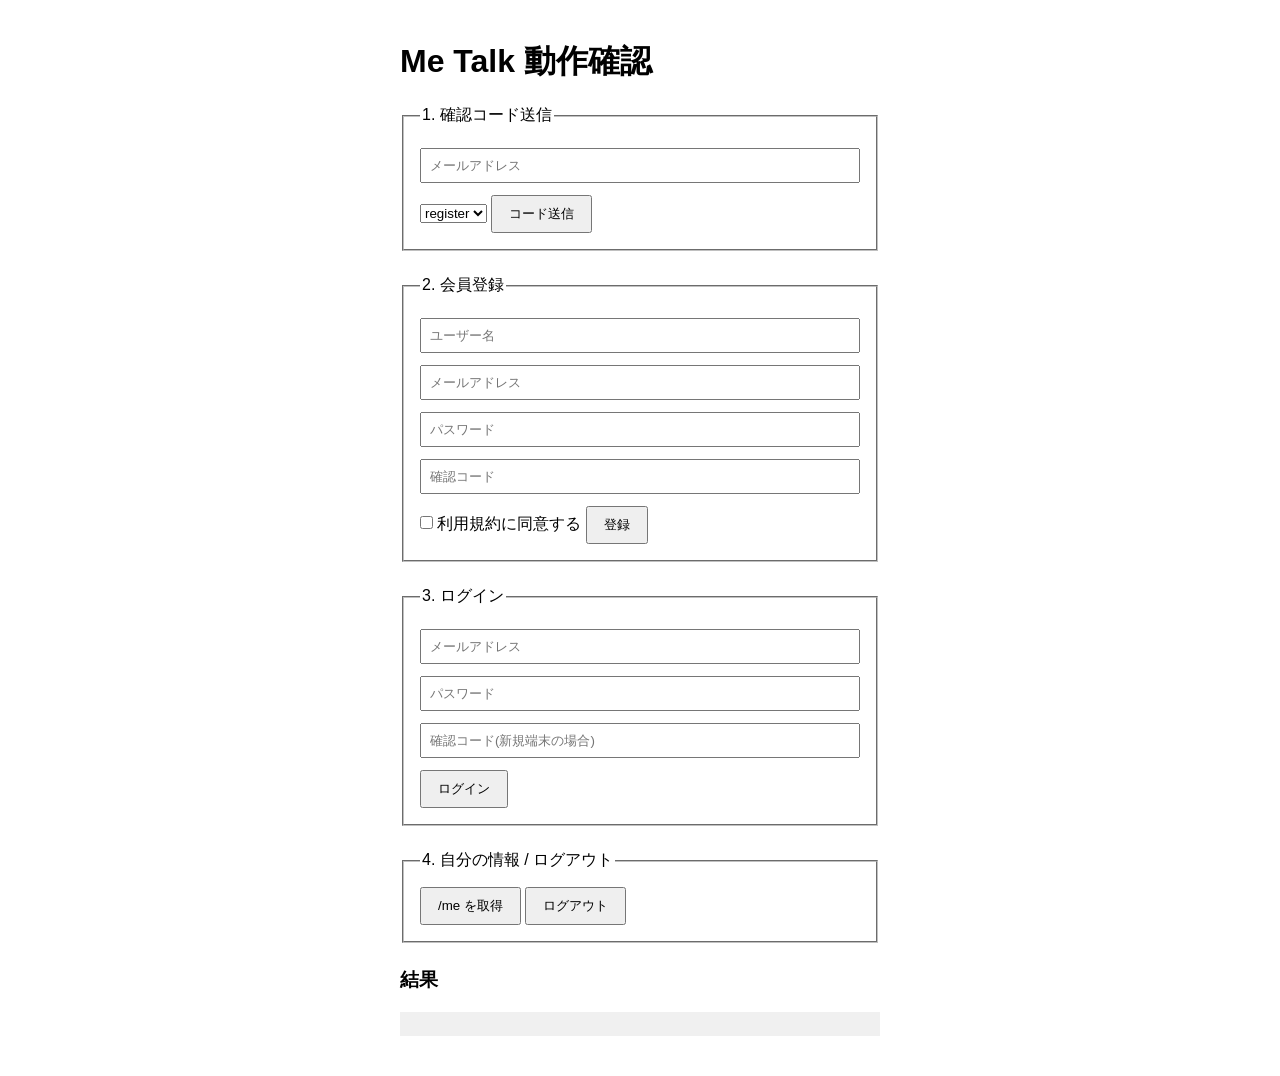
<file: static/index.html>
<!DOCTYPE html>
<html lang="ja">
<head>
<meta charset="UTF-8">
<title>Me Talk 動作確認</title>
<style>
body { font-family: sans-serif; max-width: 480px; margin: 40px auto; padding: 0 16px; }
fieldset { margin-bottom: 24px; padding: 16px; }
input { display: block; width: 100%; margin: 6px 0 12px; padding: 8px; box-sizing: border-box; }
button { padding: 8px 16px; cursor: pointer; }
pre { background: #f0f0f0; padding: 12px; white-space: pre-wrap; word-break: break-all; }
</style>
</head>
<body>
<h1>Me Talk 動作確認</h1>

<fieldset>
<legend>1. 確認コード送信</legend>
<input id="code-email" placeholder="メールアドレス">
<select id="code-purpose">
<option value="register">register</option>
</select>
<button onclick="requestCode()">コード送信</button>
</fieldset>

<fieldset>
<legend>2. 会員登録</legend>
<input id="reg-username" placeholder="ユーザー名">
<input id="reg-email" placeholder="メールアドレス">
<input id="reg-password" type="password" placeholder="パスワード">
<input id="reg-code" placeholder="確認コード">
<label><input id="reg-terms" type="checkbox" style="display:inline;width:auto"> 利用規約に同意する</label>
<button onclick="register()">登録</button>
</fieldset>

<fieldset>
<legend>3. ログイン</legend>
<input id="login-email" placeholder="メールアドレス">
<input id="login-password" type="password" placeholder="パスワード">
<input id="login-code" placeholder="確認コード(新規端末の場合)">
<button onclick="login()">ログイン</button>
</fieldset>

<fieldset>
<legend>4. 自分の情報 / ログアウト</legend>
<button onclick="me()">/me を取得</button>
<button onclick="logout()">ログアウト</button>
</fieldset>

<h3>結果</h3>
<pre id="result"></pre>

<script>
const out = document.getElementById("result");

async function call(path, options) {
    const res = await fetch(path, Object.assign({ credentials: "include" }, options));
    let body;
    try { body = await res.json(); } catch (e) { body = await res.text(); }
    out.textContent = `${res.status}\n${JSON.stringify(body, null, 2)}`;
    return body;
}

function requestCode() {
    call("/api/auth/email-code", {
        method: "POST",
        headers: { "Content-Type": "application/json" },
        body: JSON.stringify({
            email: document.getElementById("code-email").value,
            purpose: document.getElementById("code-purpose").value,
        }),
    });
}

function register() {
    call("/api/auth/register", {
        method: "POST",
        headers: { "Content-Type": "application/json" },
        body: JSON.stringify({
            username: document.getElementById("reg-username").value,
            email: document.getElementById("reg-email").value,
            password: document.getElementById("reg-password").value,
            email_code: document.getElementById("reg-code").value,
            accepted_terms: document.getElementById("reg-terms").checked,
        }),
    });
}

function login() {
    call("/api/auth/login", {
        method: "POST",
        headers: { "Content-Type": "application/json" },
        body: JSON.stringify({
            email: document.getElementById("login-email").value,
            password: document.getElementById("login-password").value,
            email_code: document.getElementById("login-code").value || null,
        }),
    });
}

function me() {
    call("/api/auth/me", { method: "GET" });
}

function logout() {
    call("/api/auth/logout", { method: "POST" });
}
</script>
</body>
</html>
</file>
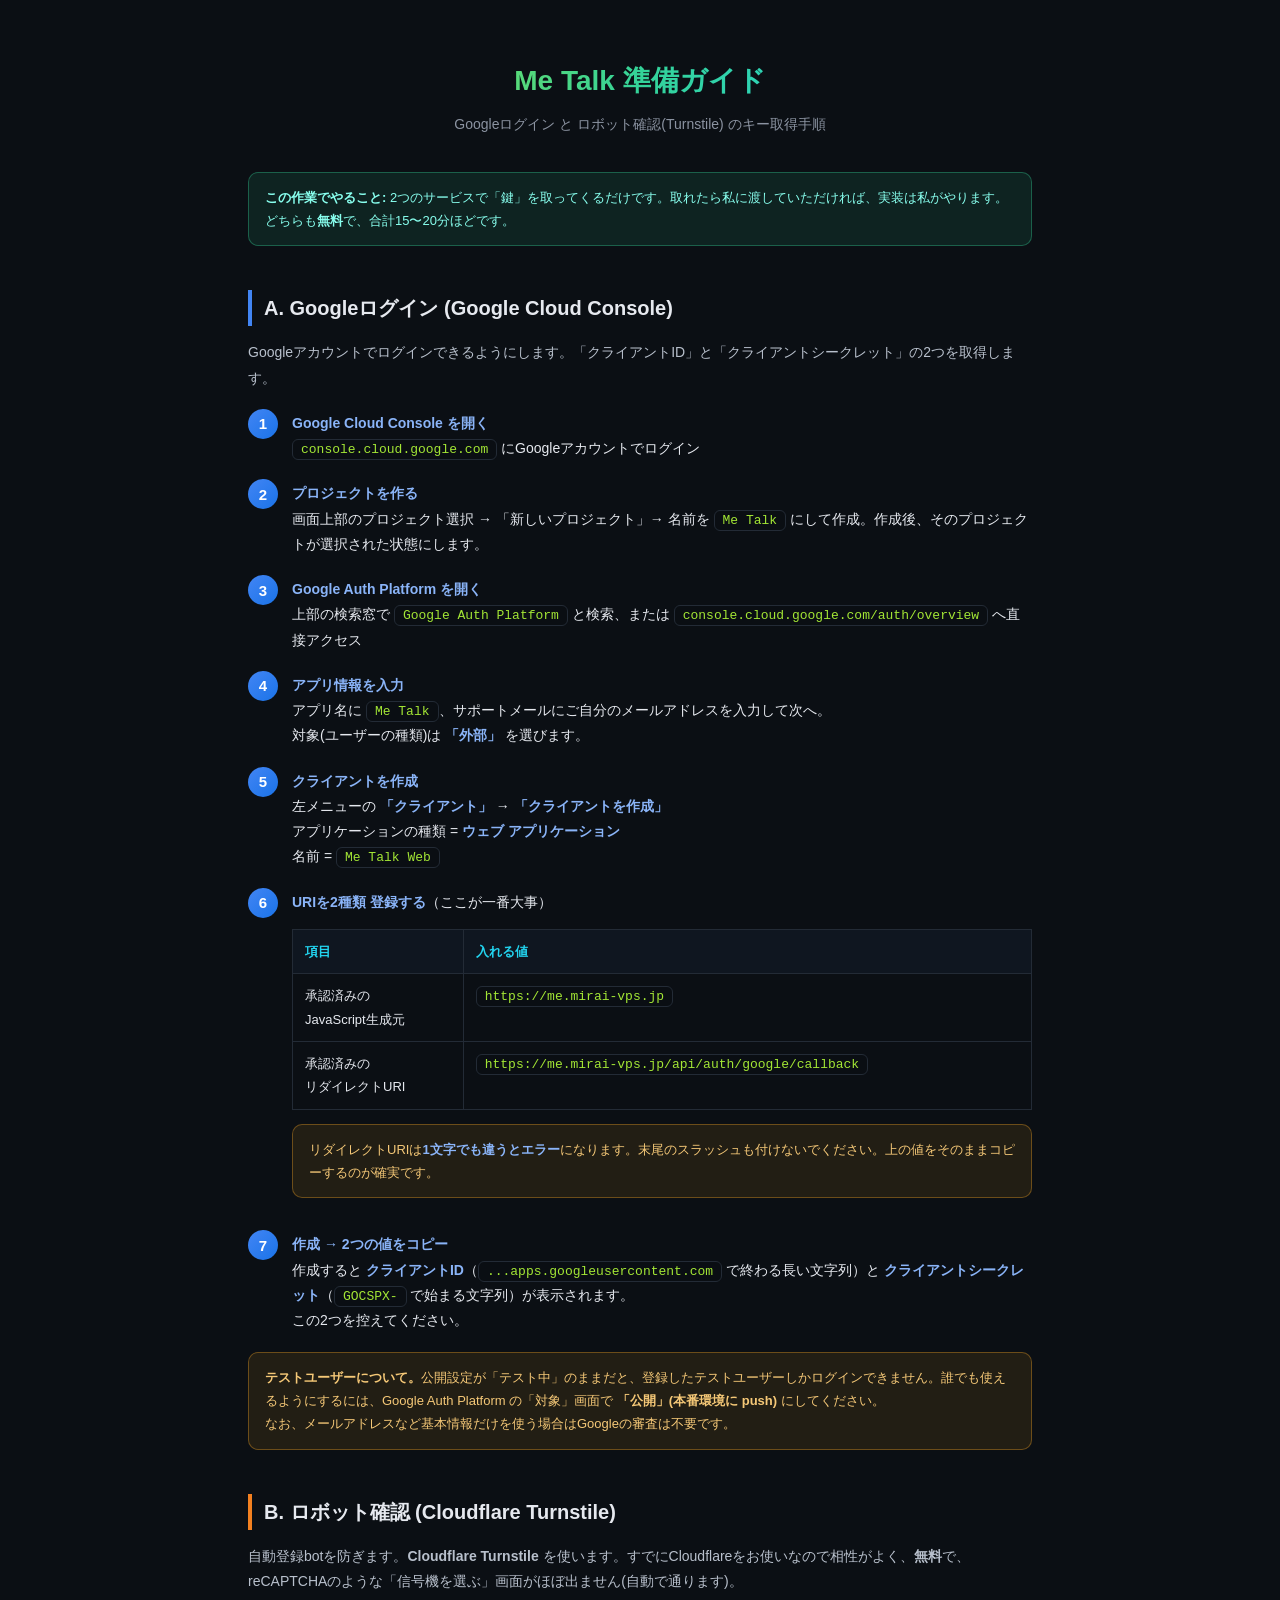
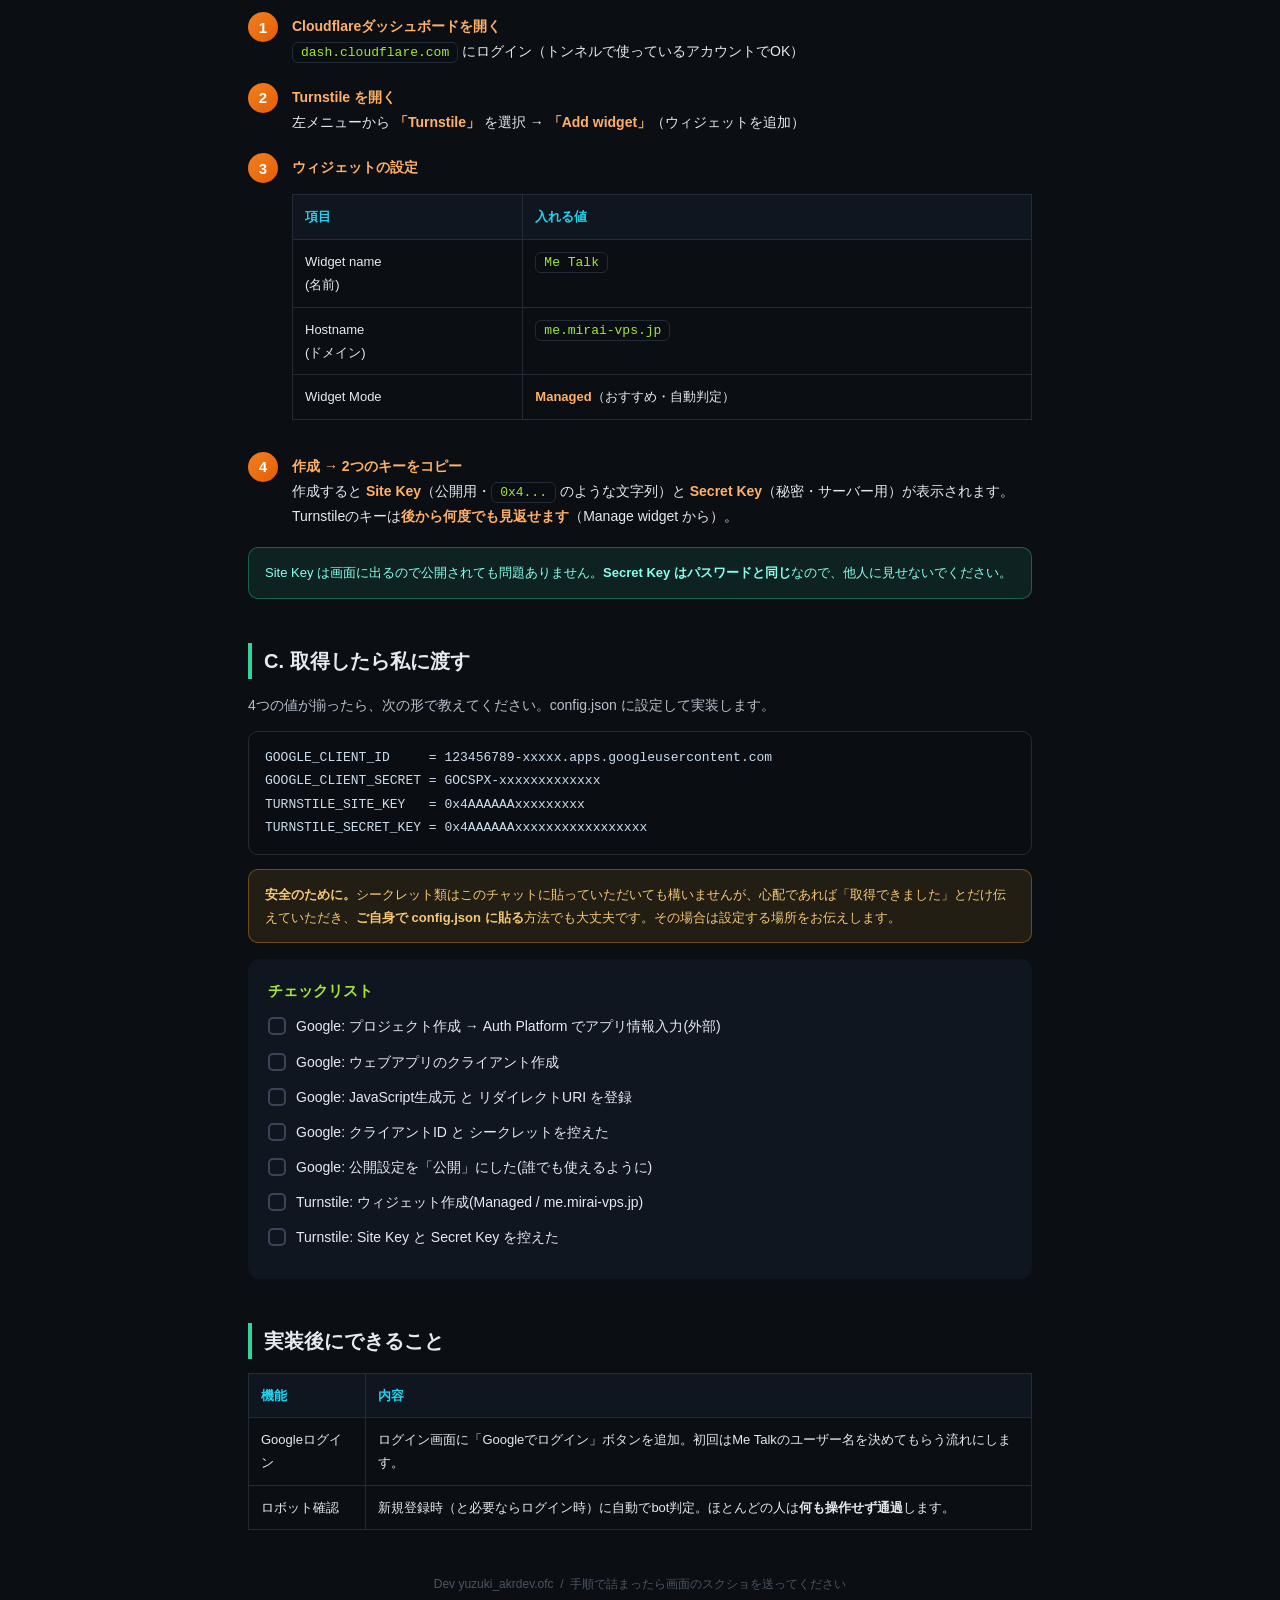
<file: setup-google-turnstile.html>
<!DOCTYPE html>
<html lang="ja">
<head>
<meta charset="UTF-8">
<meta name="viewport" content="width=device-width, initial-scale=1">
<title>Me Talk - Googleログイン と ロボット確認 の準備ガイド</title>
<style>
:root { --grn:#34d399; --cyan:#22d3ee; --lime:#a3e635; --blue:#4285f4; --org:#f38020; }
* { box-sizing:border-box; }
body { margin:0; background:#0b0f14; color:#e6e9ef; font-family:-apple-system,"Hiragino Kaku Gothic ProN",Meiryo,sans-serif; line-height:1.8; }
.wrap { max-width:820px; margin:0 auto; padding:24px 18px 80px; }
header { text-align:center; padding:32px 0 20px; }
.logo-txt { font-size:28px; font-weight:800; background:linear-gradient(100deg,var(--lime),var(--grn),var(--cyan)); -webkit-background-clip:text; background-clip:text; -webkit-text-fill-color:transparent; }
.sub { color:#8b93a1; font-size:14px; margin-top:6px; }
h2 { font-size:20px; margin:44px 0 8px; padding-left:12px; border-left:4px solid var(--grn); }
h2.g { border-left-color:var(--blue); }
h2.t { border-left-color:var(--org); }
h3 { font-size:15px; margin:24px 0 8px; color:var(--cyan); }
.lead { color:#b8c0cc; font-size:14px; margin-bottom:8px; }
.card { background:#141b24; border:1px solid #232b36; border-radius:14px; padding:18px 20px; margin:16px 0; }
.step { display:flex; gap:14px; margin:18px 0; align-items:flex-start; }
.num { flex-shrink:0; width:30px; height:30px; border-radius:50%; background:linear-gradient(135deg,var(--grn),var(--cyan)); color:#04140d; font-weight:800; display:flex; align-items:center; justify-content:center; font-size:15px; }
.num.g { background:linear-gradient(135deg,#4285f4,#1a73e8); color:#fff; }
.num.t { background:linear-gradient(135deg,#f38020,#e35d05); color:#fff; }
.step-body { flex:1; padding-top:2px; font-size:14px; }
.step-body b { color:var(--grn); }
h2.g ~ .step .step-body b, .g-sec .step-body b { color:#8ab4f8; }
.t-sec .step-body b { color:#ffb066; }
.mono { background:#0a0e13; border:1px solid #232b36; border-radius:6px; padding:2px 8px; color:var(--lime); font-family:monospace; font-size:13px; word-break:break-all; }
pre { background:#0a0e13; border:1px solid #232b36; border-radius:10px; padding:14px 16px; overflow-x:auto; font-size:13px; color:#cde; font-family:monospace; }
.warn { background:rgba(245,166,35,0.1); border:1px solid rgba(245,166,35,0.35); border-radius:10px; padding:13px 16px; font-size:13px; color:#f5c877; margin:14px 0; }
.ok { background:rgba(52,211,153,0.1); border:1px solid rgba(52,211,153,0.35); border-radius:10px; padding:13px 16px; font-size:13px; color:#8fe; margin:14px 0; }
table { width:100%; border-collapse:collapse; margin:14px 0; font-size:13px; }
th,td { border:1px solid #232b36; padding:10px 12px; text-align:left; vertical-align:top; }
th { background:#0f1620; color:var(--cyan); white-space:nowrap; }
a { color:var(--grn); }
.done { background:#0f1620; border-radius:12px; padding:18px 20px; margin-top:16px; }
.done h3 { margin-top:0; color:var(--lime); }
.chk { display:flex; align-items:flex-start; gap:10px; margin:10px 0; font-size:14px; }
.chk .box { width:18px; height:18px; border:2px solid #3a4657; border-radius:5px; flex-shrink:0; margin-top:3px; }
</style>
</head>
<body>
<div class="wrap">

<header>
<div class="logo-txt">Me Talk 準備ガイド</div>
<div class="sub">Googleログイン と ロボット確認(Turnstile) のキー取得手順</div>
</header>

<div class="ok">
<b>この作業でやること:</b> 2つのサービスで「鍵」を取ってくるだけです。取れたら私に渡していただければ、実装は私がやります。どちらも<b>無料</b>で、合計15〜20分ほどです。
</div>

<h2 class="g">A. Googleログイン (Google Cloud Console)</h2>
<div class="g-sec">

<p class="lead">Googleアカウントでログインできるようにします。「クライアントID」と「クライアントシークレット」の2つを取得します。</p>

<div class="step"><div class="num g">1</div><div class="step-body">
<b>Google Cloud Console を開く</b><br>
<span class="mono">console.cloud.google.com</span> にGoogleアカウントでログイン
</div></div>

<div class="step"><div class="num g">2</div><div class="step-body">
<b>プロジェクトを作る</b><br>
画面上部のプロジェクト選択 → 「新しいプロジェクト」→ 名前を <span class="mono">Me Talk</span> にして作成。作成後、そのプロジェクトが選択された状態にします。
</div></div>

<div class="step"><div class="num g">3</div><div class="step-body">
<b>Google Auth Platform を開く</b><br>
上部の検索窓で <span class="mono">Google Auth Platform</span> と検索、または <span class="mono">console.cloud.google.com/auth/overview</span> へ直接アクセス
</div></div>

<div class="step"><div class="num g">4</div><div class="step-body">
<b>アプリ情報を入力</b><br>
アプリ名に <span class="mono">Me Talk</span>、サポートメールにご自分のメールアドレスを入力して次へ。<br>
対象(ユーザーの種類)は <b>「外部」</b> を選びます。
</div></div>

<div class="step"><div class="num g">5</div><div class="step-body">
<b>クライアントを作成</b><br>
左メニューの <b>「クライアント」</b> → <b>「クライアントを作成」</b><br>
アプリケーションの種類 = <b>ウェブ アプリケーション</b><br>
名前 = <span class="mono">Me Talk Web</span>
</div></div>

<div class="step"><div class="num g">6</div><div class="step-body">
<b>URIを2種類 登録する</b>（ここが一番大事）
<table>
<tr><th>項目</th><th>入れる値</th></tr>
<tr><td>承認済みの<br>JavaScript生成元</td><td><span class="mono">https://me.mirai-vps.jp</span></td></tr>
<tr><td>承認済みの<br>リダイレクトURI</td><td><span class="mono">https://me.mirai-vps.jp/api/auth/google/callback</span></td></tr>
</table>
<div class="warn">リダイレクトURIは<b>1文字でも違うとエラー</b>になります。末尾のスラッシュも付けないでください。上の値をそのままコピーするのが確実です。</div>
</div></div>

<div class="step"><div class="num g">7</div><div class="step-body">
<b>作成 → 2つの値をコピー</b><br>
作成すると <b>クライアントID</b>（<span class="mono">...apps.googleusercontent.com</span> で終わる長い文字列）と <b>クライアントシークレット</b>（<span class="mono">GOCSPX-</span> で始まる文字列）が表示されます。<br>
この2つを控えてください。
</div></div>

<div class="warn">
<b>テストユーザーについて。</b>公開設定が「テスト中」のままだと、登録したテストユーザーしかログインできません。誰でも使えるようにするには、Google Auth Platform の「対象」画面で <b>「公開」(本番環境に push)</b> にしてください。<br>
なお、メールアドレスなど基本情報だけを使う場合はGoogleの審査は不要です。
</div>

</div>

<h2 class="t">B. ロボット確認 (Cloudflare Turnstile)</h2>
<div class="t-sec">

<p class="lead">
自動登録botを防ぎます。<b>Cloudflare Turnstile</b> を使います。すでにCloudflareをお使いなので相性がよく、<b>無料</b>で、reCAPTCHAのような「信号機を選ぶ」画面がほぼ出ません(自動で通ります)。
</p>

<div class="step"><div class="num t">1</div><div class="step-body">
<b>Cloudflareダッシュボードを開く</b><br>
<span class="mono">dash.cloudflare.com</span> にログイン（トンネルで使っているアカウントでOK）
</div></div>

<div class="step"><div class="num t">2</div><div class="step-body">
<b>Turnstile を開く</b><br>
左メニューから <b>「Turnstile」</b> を選択 → <b>「Add widget」</b>（ウィジェットを追加）
</div></div>

<div class="step"><div class="num t">3</div><div class="step-body">
<b>ウィジェットの設定</b>
<table>
<tr><th>項目</th><th>入れる値</th></tr>
<tr><td>Widget name<br>(名前)</td><td><span class="mono">Me Talk</span></td></tr>
<tr><td>Hostname<br>(ドメイン)</td><td><span class="mono">me.mirai-vps.jp</span></td></tr>
<tr><td>Widget Mode</td><td><b>Managed</b>（おすすめ・自動判定）</td></tr>
</table>
</div></div>

<div class="step"><div class="num t">4</div><div class="step-body">
<b>作成 → 2つのキーをコピー</b><br>
作成すると <b>Site Key</b>（公開用・<span class="mono">0x4...</span> のような文字列）と <b>Secret Key</b>（秘密・サーバー用）が表示されます。<br>
Turnstileのキーは<b>後から何度でも見返せます</b>（Manage widget から）。
</div></div>

<div class="ok">
Site Key は画面に出るので公開されても問題ありません。<b>Secret Key はパスワードと同じ</b>なので、他人に見せないでください。
</div>

</div>

<h2>C. 取得したら私に渡す</h2>

<p class="lead">4つの値が揃ったら、次の形で教えてください。config.json に設定して実装します。</p>

<pre>GOOGLE_CLIENT_ID     = 123456789-xxxxx.apps.googleusercontent.com
GOOGLE_CLIENT_SECRET = GOCSPX-xxxxxxxxxxxxx
TURNSTILE_SITE_KEY   = 0x4AAAAAAxxxxxxxxx
TURNSTILE_SECRET_KEY = 0x4AAAAAAxxxxxxxxxxxxxxxxx</pre>

<div class="warn">
<b>安全のために。</b>シークレット類はこのチャットに貼っていただいても構いませんが、心配であれば「取得できました」とだけ伝えていただき、<b>ご自身で config.json に貼る</b>方法でも大丈夫です。その場合は設定する場所をお伝えします。
</div>

<div class="done">
<h3>チェックリスト</h3>
<div class="chk"><span class="box"></span><span>Google: プロジェクト作成 → Auth Platform でアプリ情報入力(外部)</span></div>
<div class="chk"><span class="box"></span><span>Google: ウェブアプリのクライアント作成</span></div>
<div class="chk"><span class="box"></span><span>Google: JavaScript生成元 と リダイレクトURI を登録</span></div>
<div class="chk"><span class="box"></span><span>Google: クライアントID と シークレットを控えた</span></div>
<div class="chk"><span class="box"></span><span>Google: 公開設定を「公開」にした(誰でも使えるように)</span></div>
<div class="chk"><span class="box"></span><span>Turnstile: ウィジェット作成(Managed / me.mirai-vps.jp)</span></div>
<div class="chk"><span class="box"></span><span>Turnstile: Site Key と Secret Key を控えた</span></div>
</div>

<h2>実装後にできること</h2>
<table>
<tr><th>機能</th><th>内容</th></tr>
<tr><td>Googleログイン</td><td>ログイン画面に「Googleでログイン」ボタンを追加。初回はMe Talkのユーザー名を決めてもらう流れにします。</td></tr>
<tr><td>ロボット確認</td><td>新規登録時（と必要ならログイン時）に自動でbot判定。ほとんどの人は<b>何も操作せず通過</b>します。</td></tr>
</table>

<p style="text-align:center;color:#4b5563;font-size:12px;margin-top:44px">
Dev yuzuki_akrdev.ofc &nbsp;/&nbsp; 手順で詰まったら画面のスクショを送ってください
</p>

</div>
</body>
</html>
</file>
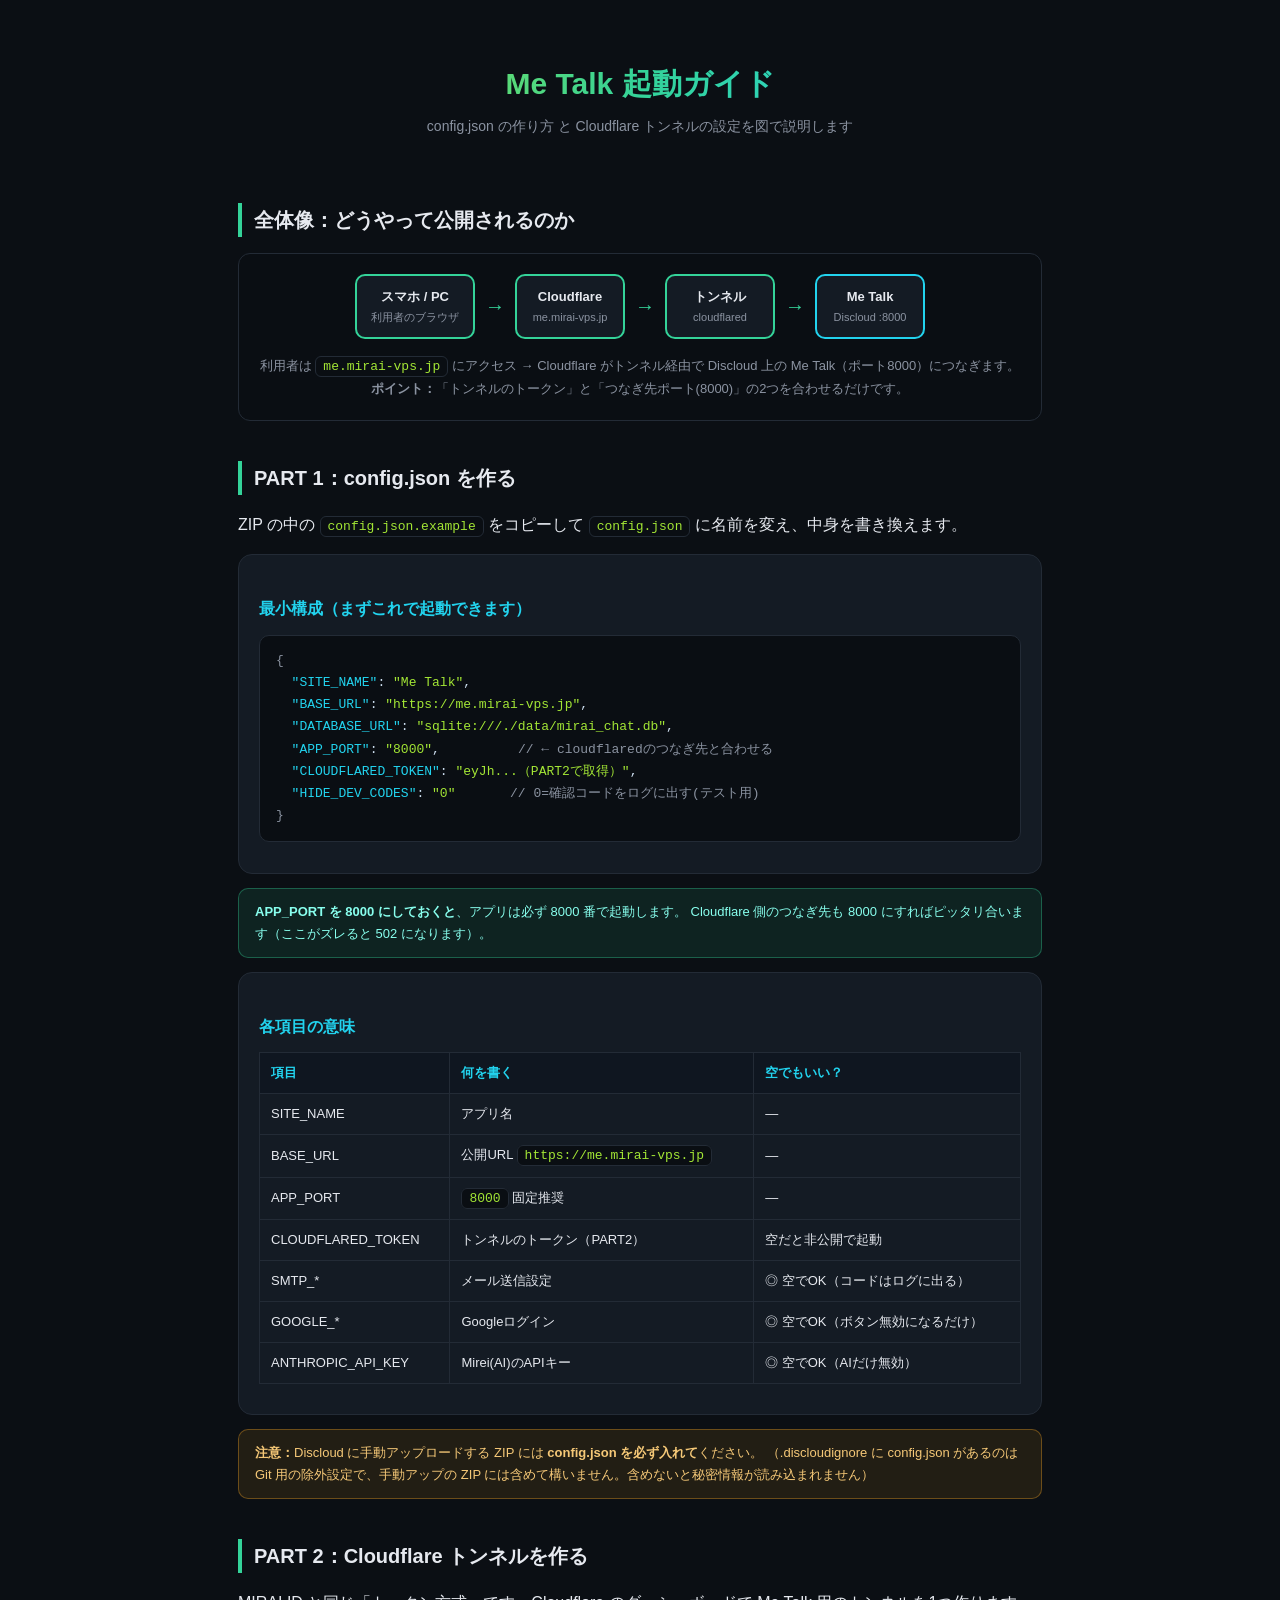
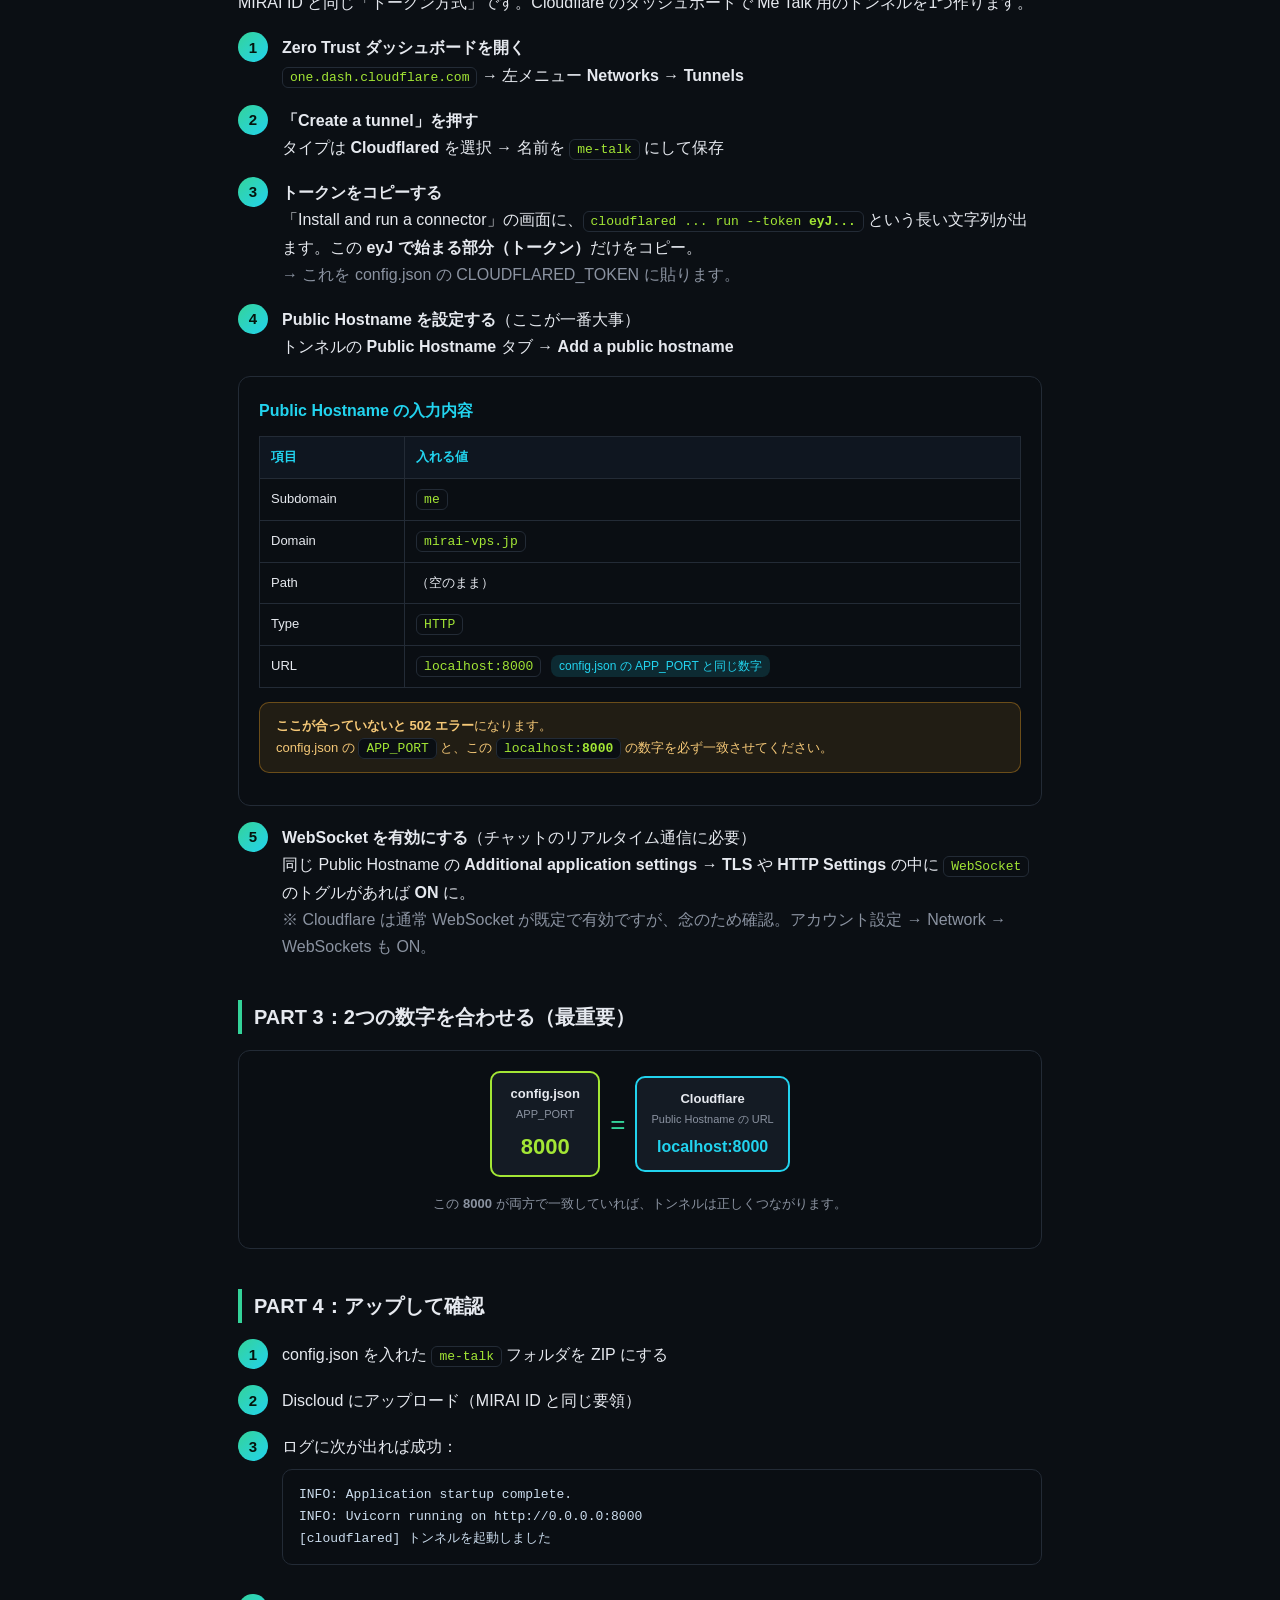
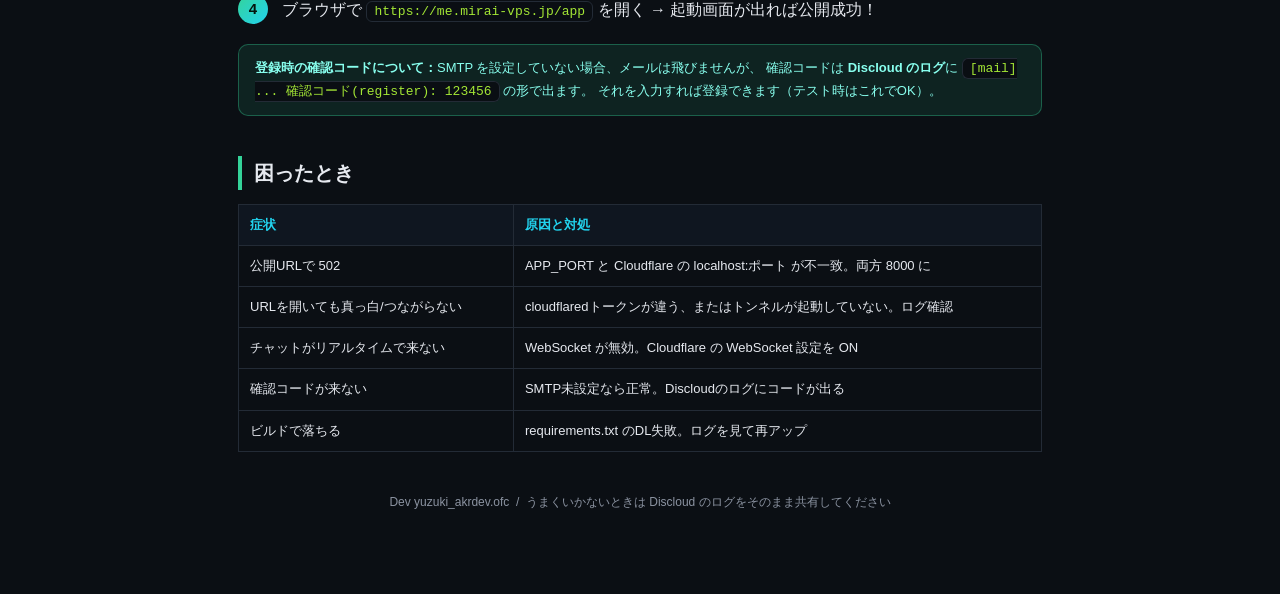
<file: setup-guide.html>
<!DOCTYPE html>
<html lang="ja">
<head>
<meta charset="UTF-8">
<meta name="viewport" content="width=device-width, initial-scale=1.0">
<title>Me Talk 起動ガイド（config.json + Cloudflareトンネル）</title>
<style>
  :root { --grn:#34d399; --cyan:#22d3ee; --lime:#a3e635; --bg:#0b0f14; --card:#141b24; --line:#232b36; --tx:#e6e9ef; --dim:#8b93a1; }
  * { box-sizing:border-box; }
  body { margin:0; background:var(--bg); color:var(--tx); font-family:-apple-system,"Hiragino Kaku Gothic ProN",Meiryo,sans-serif; line-height:1.7; }
  .wrap { max-width:840px; margin:0 auto; padding:24px 18px 80px; }
  header { text-align:center; padding:34px 0 24px; }
  .logo-txt { font-size:30px; font-weight:800; background:linear-gradient(100deg,var(--lime),var(--grn),var(--cyan)); -webkit-background-clip:text; background-clip:text; -webkit-text-fill-color:transparent; }
  .sub { color:var(--dim); font-size:14px; margin-top:6px; }
  h2 { font-size:20px; margin:40px 0 14px; padding-left:12px; border-left:4px solid var(--grn); }
  h3 { font-size:16px; margin:22px 0 8px; color:var(--cyan); }
  .card { background:var(--card); border:1px solid var(--line); border-radius:14px; padding:18px 20px; margin:14px 0; }
  code, pre { font-family:"SF Mono",Consolas,monospace; }
  pre { background:#0a0e13; border:1px solid var(--line); border-radius:10px; padding:14px 16px; overflow-x:auto; font-size:13px; color:#cde; }
  .k { color:var(--cyan); }
  .v { color:var(--lime); }
  .cm { color:var(--dim); }
  .step { display:flex; gap:14px; margin:16px 0; align-items:flex-start; }
  .num { flex-shrink:0; width:30px; height:30px; border-radius:50%; background:linear-gradient(135deg,var(--grn),var(--cyan)); color:#04140d; font-weight:800; display:flex; align-items:center; justify-content:center; font-size:15px; }
  .step-body { flex:1; padding-top:2px; }
  .flow { display:flex; flex-direction:column; gap:0; margin:20px 0; }
  .node { background:var(--card); border:2px solid var(--line); border-radius:12px; padding:14px 18px; text-align:center; position:relative; }
  .node.hl { border-color:var(--grn); }
  .node .t { font-weight:700; }
  .node .d { font-size:12px; color:var(--dim); margin-top:3px; }
  .arrow { text-align:center; color:var(--grn); font-size:22px; line-height:1; padding:6px 0; }
  .tag { display:inline-block; background:rgba(34,211,238,0.14); color:var(--cyan); border-radius:8px; padding:1px 8px; font-size:12px; margin-left:6px; }
  .warn { background:rgba(245,166,35,0.1); border:1px solid rgba(245,166,35,0.35); border-radius:10px; padding:12px 16px; font-size:13px; color:#f5c877; margin:12px 0; }
  .ok { background:rgba(52,211,153,0.1); border:1px solid rgba(52,211,153,0.35); border-radius:10px; padding:12px 16px; font-size:13px; color:#8fe; margin:12px 0; }
  table { width:100%; border-collapse:collapse; margin:12px 0; font-size:13px; }
  th,td { border:1px solid var(--line); padding:9px 11px; text-align:left; }
  th { background:#0f1620; color:var(--cyan); }
  .mono-in { background:#0a0e13; border:1px solid var(--line); border-radius:6px; padding:2px 7px; color:var(--lime); font-family:monospace; font-size:13px; }
  .diagram { background:#0a0e13; border:1px solid var(--line); border-radius:12px; padding:20px; margin:16px 0; }
  .pill { display:inline-block; border:1px solid var(--line); border-radius:20px; padding:8px 14px; margin:4px; background:var(--card); font-size:13px; }
  .box-row { display:flex; align-items:center; gap:10px; flex-wrap:wrap; justify-content:center; }
  .b { border:2px solid var(--grn); border-radius:10px; padding:10px 14px; background:var(--card); font-size:13px; text-align:center; min-width:110px; }
  .b .bt { font-weight:700; font-size:13px; }
  .b .bd { color:var(--dim); font-size:11px; }
  .harrow { color:var(--grn); font-size:20px; }
</style>
</head>
<body>
<div class="wrap">

<header>
  <div class="logo-txt">Me Talk 起動ガイド</div>
  <div class="sub">config.json の作り方 と Cloudflare トンネルの設定を図で説明します</div>
</header>

<!-- 全体像 -->
<h2>全体像：どうやって公開されるのか</h2>
<div class="diagram">
  <div class="box-row">
    <div class="b"><div class="bt">スマホ / PC</div><div class="bd">利用者のブラウザ</div></div>
    <span class="harrow">&rarr;</span>
    <div class="b"><div class="bt">Cloudflare</div><div class="bd">me.mirai-vps.jp</div></div>
    <span class="harrow">&rarr;</span>
    <div class="b"><div class="bt">トンネル</div><div class="bd">cloudflared</div></div>
    <span class="harrow">&rarr;</span>
    <div class="b" style="border-color:var(--cyan)"><div class="bt">Me Talk</div><div class="bd">Discloud :8000</div></div>
  </div>
  <p style="text-align:center; color:var(--dim); font-size:13px; margin:16px 0 0;">
    利用者は <span class="mono-in">me.mirai-vps.jp</span> にアクセス &rarr; Cloudflare がトンネル経由で
    Discloud 上の Me Talk（ポート8000）につなぎます。<br>
    <b>ポイント：</b>「トンネルのトークン」と「つなぎ先ポート(8000)」の2つを合わせるだけです。
  </p>
</div>

<!-- PART 1 config.json -->
<h2>PART 1：config.json を作る</h2>
<p>ZIP の中の <span class="mono-in">config.json.example</span> をコピーして <span class="mono-in">config.json</span> に名前を変え、中身を書き換えます。</p>

<div class="card">
<h3>最小構成（まずこれで起動できます）</h3>
<pre><span class="cm">{</span>
  <span class="k">"SITE_NAME"</span>: <span class="v">"Me Talk"</span>,
  <span class="k">"BASE_URL"</span>: <span class="v">"https://me.mirai-vps.jp"</span>,
  <span class="k">"DATABASE_URL"</span>: <span class="v">"sqlite:///./data/mirai_chat.db"</span>,
  <span class="k">"APP_PORT"</span>: <span class="v">"8000"</span>,          <span class="cm">// ← cloudflaredのつなぎ先と合わせる</span>
  <span class="k">"CLOUDFLARED_TOKEN"</span>: <span class="v">"eyJh...（PART2で取得）"</span>,
  <span class="k">"HIDE_DEV_CODES"</span>: <span class="v">"0"</span>       <span class="cm">// 0=確認コードをログに出す(テスト用)</span>
<span class="cm">}</span></pre>
</div>

<div class="ok"><b>APP_PORT を 8000 にしておくと</b>、アプリは必ず 8000 番で起動します。
Cloudflare 側のつなぎ先も 8000 にすればピッタリ合います（ここがズレると 502 になります）。</div>

<div class="card">
<h3>各項目の意味</h3>
<table>
  <tr><th>項目</th><th>何を書く</th><th>空でもいい？</th></tr>
  <tr><td>SITE_NAME</td><td>アプリ名</td><td>—</td></tr>
  <tr><td>BASE_URL</td><td>公開URL <span class="mono-in">https://me.mirai-vps.jp</span></td><td>—</td></tr>
  <tr><td>APP_PORT</td><td><span class="mono-in">8000</span> 固定推奨</td><td>—</td></tr>
  <tr><td>CLOUDFLARED_TOKEN</td><td>トンネルのトークン（PART2）</td><td>空だと非公開で起動</td></tr>
  <tr><td>SMTP_*</td><td>メール送信設定</td><td>◎ 空でOK（コードはログに出る）</td></tr>
  <tr><td>GOOGLE_*</td><td>Googleログイン</td><td>◎ 空でOK（ボタン無効になるだけ）</td></tr>
  <tr><td>ANTHROPIC_API_KEY</td><td>Mirei(AI)のAPIキー</td><td>◎ 空でOK（AIだけ無効）</td></tr>
</table>
</div>

<div class="warn"><b>注意：</b>Discloud に手動アップロードする ZIP には <b>config.json を必ず入れて</b>ください。
（.discloudignore に config.json があるのは Git 用の除外設定で、手動アップの ZIP には含めて構いません。含めないと秘密情報が読み込まれません）</div>

<!-- PART 2 cloudflare -->
<h2>PART 2：Cloudflare トンネルを作る</h2>
<p>MIRAI ID と同じ「トークン方式」です。Cloudflare のダッシュボードで Me Talk 用のトンネルを1つ作ります。</p>

<div class="step">
  <div class="num">1</div>
  <div class="step-body">
    <b>Zero Trust ダッシュボードを開く</b><br>
    <span class="mono-in">one.dash.cloudflare.com</span> &rarr; 左メニュー <b>Networks</b> &rarr; <b>Tunnels</b>
  </div>
</div>

<div class="step">
  <div class="num">2</div>
  <div class="step-body">
    <b>「Create a tunnel」を押す</b><br>
    タイプは <b>Cloudflared</b> を選択 &rarr; 名前を <span class="mono-in">me-talk</span> にして保存
  </div>
</div>

<div class="step">
  <div class="num">3</div>
  <div class="step-body">
    <b>トークンをコピーする</b><br>
    「Install and run a connector」の画面に、<span class="mono-in">cloudflared ... run --token <b>eyJ...</b></span>
    という長い文字列が出ます。この <b>eyJ で始まる部分（トークン）</b>だけをコピー。<br>
    <span class="cm">→ これを config.json の CLOUDFLARED_TOKEN に貼ります。</span>
  </div>
</div>

<div class="step">
  <div class="num">4</div>
  <div class="step-body">
    <b>Public Hostname を設定する</b>（ここが一番大事）<br>
    トンネルの <b>Public Hostname</b> タブ &rarr; <b>Add a public hostname</b>
  </div>
</div>

<div class="diagram">
  <div style="font-weight:700; margin-bottom:12px; color:var(--cyan);">Public Hostname の入力内容</div>
  <table>
    <tr><th>項目</th><th>入れる値</th></tr>
    <tr><td>Subdomain</td><td><span class="mono-in">me</span></td></tr>
    <tr><td>Domain</td><td><span class="mono-in">mirai-vps.jp</span></td></tr>
    <tr><td>Path</td><td>（空のまま）</td></tr>
    <tr><td>Type</td><td><span class="mono-in">HTTP</span></td></tr>
    <tr><td>URL</td><td><span class="mono-in">localhost:8000</span> <span class="tag">config.json の APP_PORT と同じ数字</span></td></tr>
  </table>
  <div class="warn" style="margin-top:14px;"><b>ここが合っていないと 502 エラー</b>になります。<br>
    config.json の <span class="mono-in">APP_PORT</span> と、この <span class="mono-in">localhost:<b>8000</b></span> の数字を必ず一致させてください。</div>
</div>

<div class="step">
  <div class="num">5</div>
  <div class="step-body">
    <b>WebSocket を有効にする</b>（チャットのリアルタイム通信に必要）<br>
    同じ Public Hostname の <b>Additional application settings</b> &rarr; <b>TLS</b> や <b>HTTP Settings</b> の中に
    <span class="mono-in">WebSocket</span> のトグルがあれば <b>ON</b> に。<br>
    <span class="cm">※ Cloudflare は通常 WebSocket が既定で有効ですが、念のため確認。アカウント設定 &rarr; Network &rarr; WebSockets も ON。</span>
  </div>
</div>

<!-- つながり図 -->
<h2>PART 3：2つの数字を合わせる（最重要）</h2>
<div class="diagram">
  <div class="box-row">
    <div class="b" style="border-color:var(--lime)">
      <div class="bt">config.json</div>
      <div class="bd">APP_PORT</div>
      <div style="font-size:22px; font-weight:800; color:var(--lime); margin-top:4px;">8000</div>
    </div>
    <span class="harrow" style="font-size:26px;">=</span>
    <div class="b" style="border-color:var(--cyan)">
      <div class="bt">Cloudflare</div>
      <div class="bd">Public Hostname の URL</div>
      <div style="font-size:16px; font-weight:800; color:var(--cyan); margin-top:4px;">localhost:8000</div>
    </div>
  </div>
  <p style="text-align:center; color:var(--dim); font-size:13px; margin-top:16px;">
    この <b>8000</b> が両方で一致していれば、トンネルは正しくつながります。
  </p>
</div>

<!-- 完成 -->
<h2>PART 4：アップして確認</h2>
<div class="step"><div class="num">1</div><div class="step-body">config.json を入れた <span class="mono-in">me-talk</span> フォルダを ZIP にする</div></div>
<div class="step"><div class="num">2</div><div class="step-body">Discloud にアップロード（MIRAI ID と同じ要領）</div></div>
<div class="step"><div class="num">3</div><div class="step-body">ログに次が出れば成功：<br>
  <pre style="margin-top:8px;">INFO: Application startup complete.
INFO: Uvicorn running on http://0.0.0.0:8000
[cloudflared] トンネルを起動しました</pre></div></div>
<div class="step"><div class="num">4</div><div class="step-body">ブラウザで <span class="mono-in">https://me.mirai-vps.jp/app</span> を開く &rarr; 起動画面が出れば公開成功！</div></div>

<div class="ok" style="margin-top:20px;">
<b>登録時の確認コードについて：</b>SMTP を設定していない場合、メールは飛びませんが、
確認コードは <b>Discloud のログ</b>に <span class="mono-in">[mail] ... 確認コード(register): 123456</span> の形で出ます。
それを入力すれば登録できます（テスト時はこれでOK）。
</div>

<!-- トラブル -->
<h2>困ったとき</h2>
<table>
  <tr><th>症状</th><th>原因と対処</th></tr>
  <tr><td>公開URLで 502</td><td>APP_PORT と Cloudflare の localhost:ポート が不一致。両方 8000 に</td></tr>
  <tr><td>URLを開いても真っ白/つながらない</td><td>cloudflaredトークンが違う、またはトンネルが起動していない。ログ確認</td></tr>
  <tr><td>チャットがリアルタイムで来ない</td><td>WebSocket が無効。Cloudflare の WebSocket 設定を ON</td></tr>
  <tr><td>確認コードが来ない</td><td>SMTP未設定なら正常。Discloudのログにコードが出る</td></tr>
  <tr><td>ビルドで落ちる</td><td>requirements.txt のDL失敗。ログを見て再アップ</td></tr>
</table>

<p style="text-align:center; color:var(--dim); font-size:12px; margin-top:40px;">
Dev yuzuki_akrdev.ofc &nbsp;/&nbsp; うまくいかないときは Discloud のログをそのまま共有してください
</p>

</div>
</body>
</html>
</file>
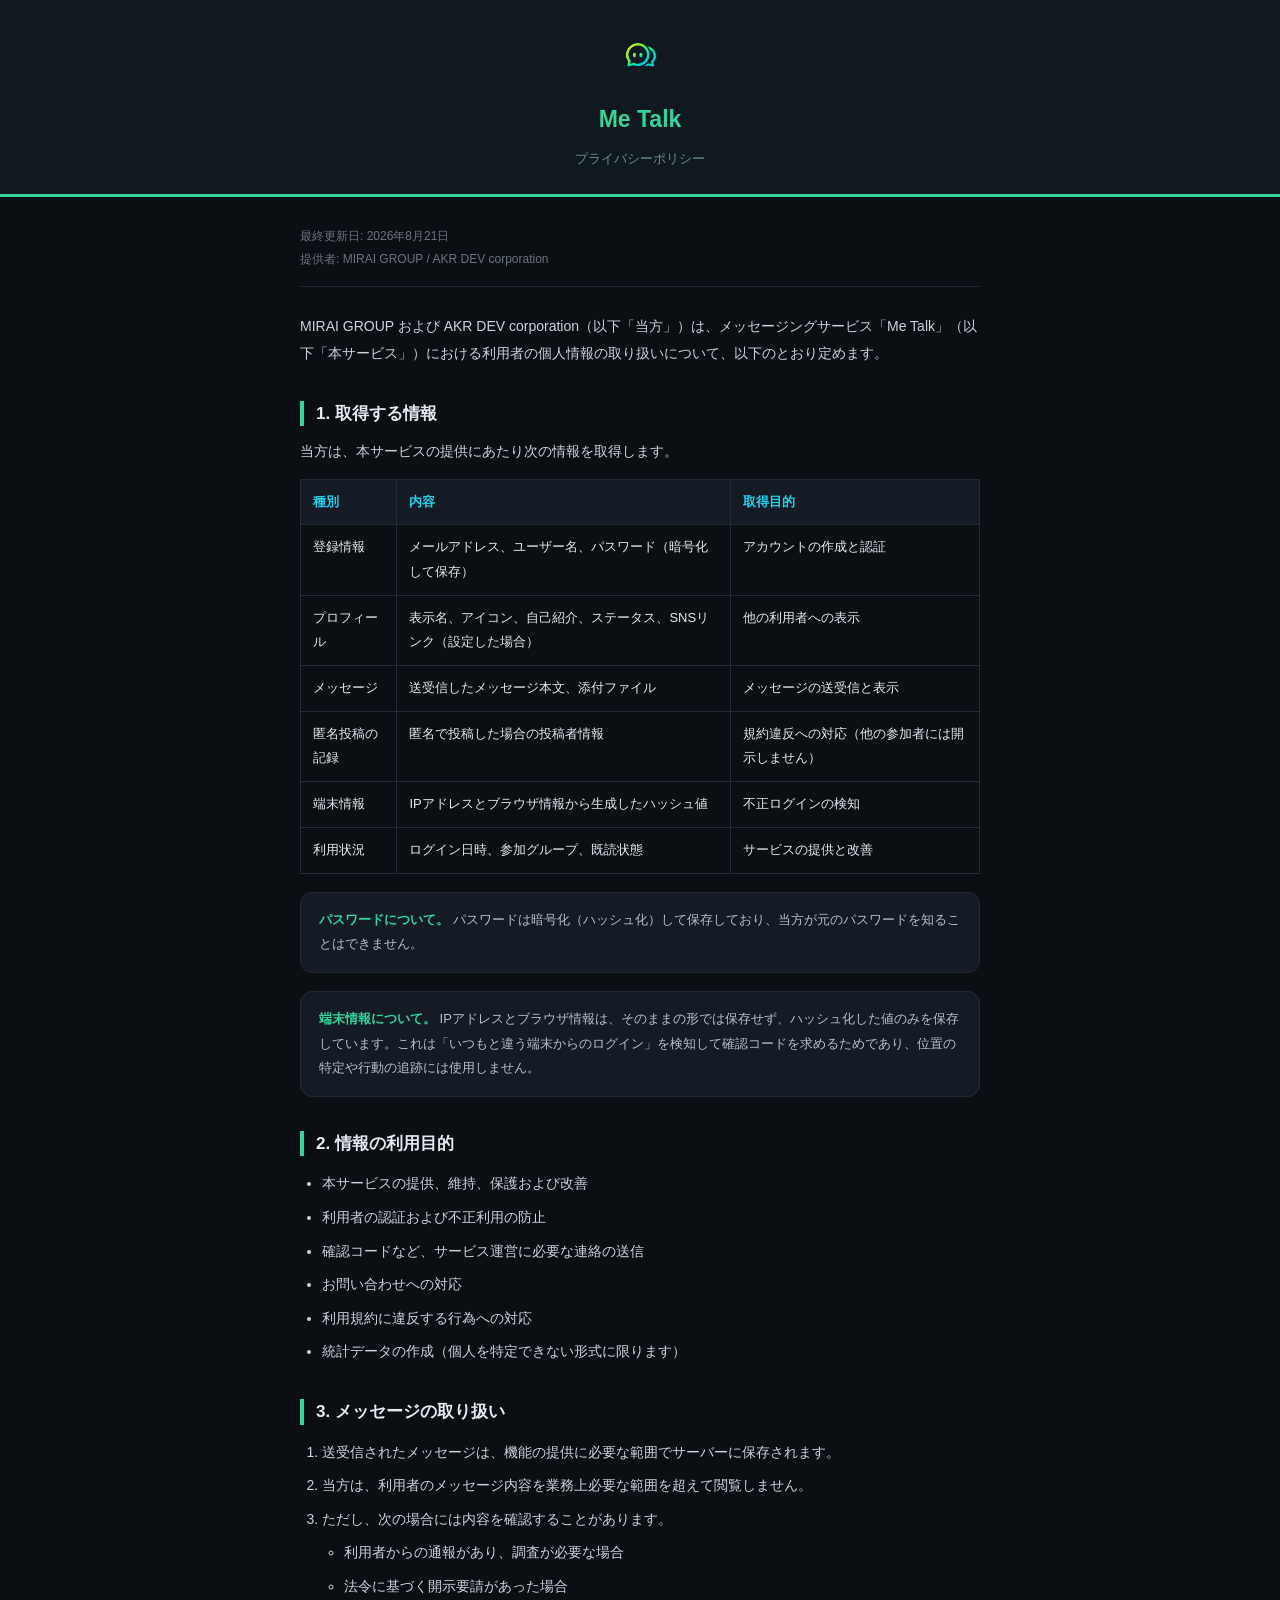
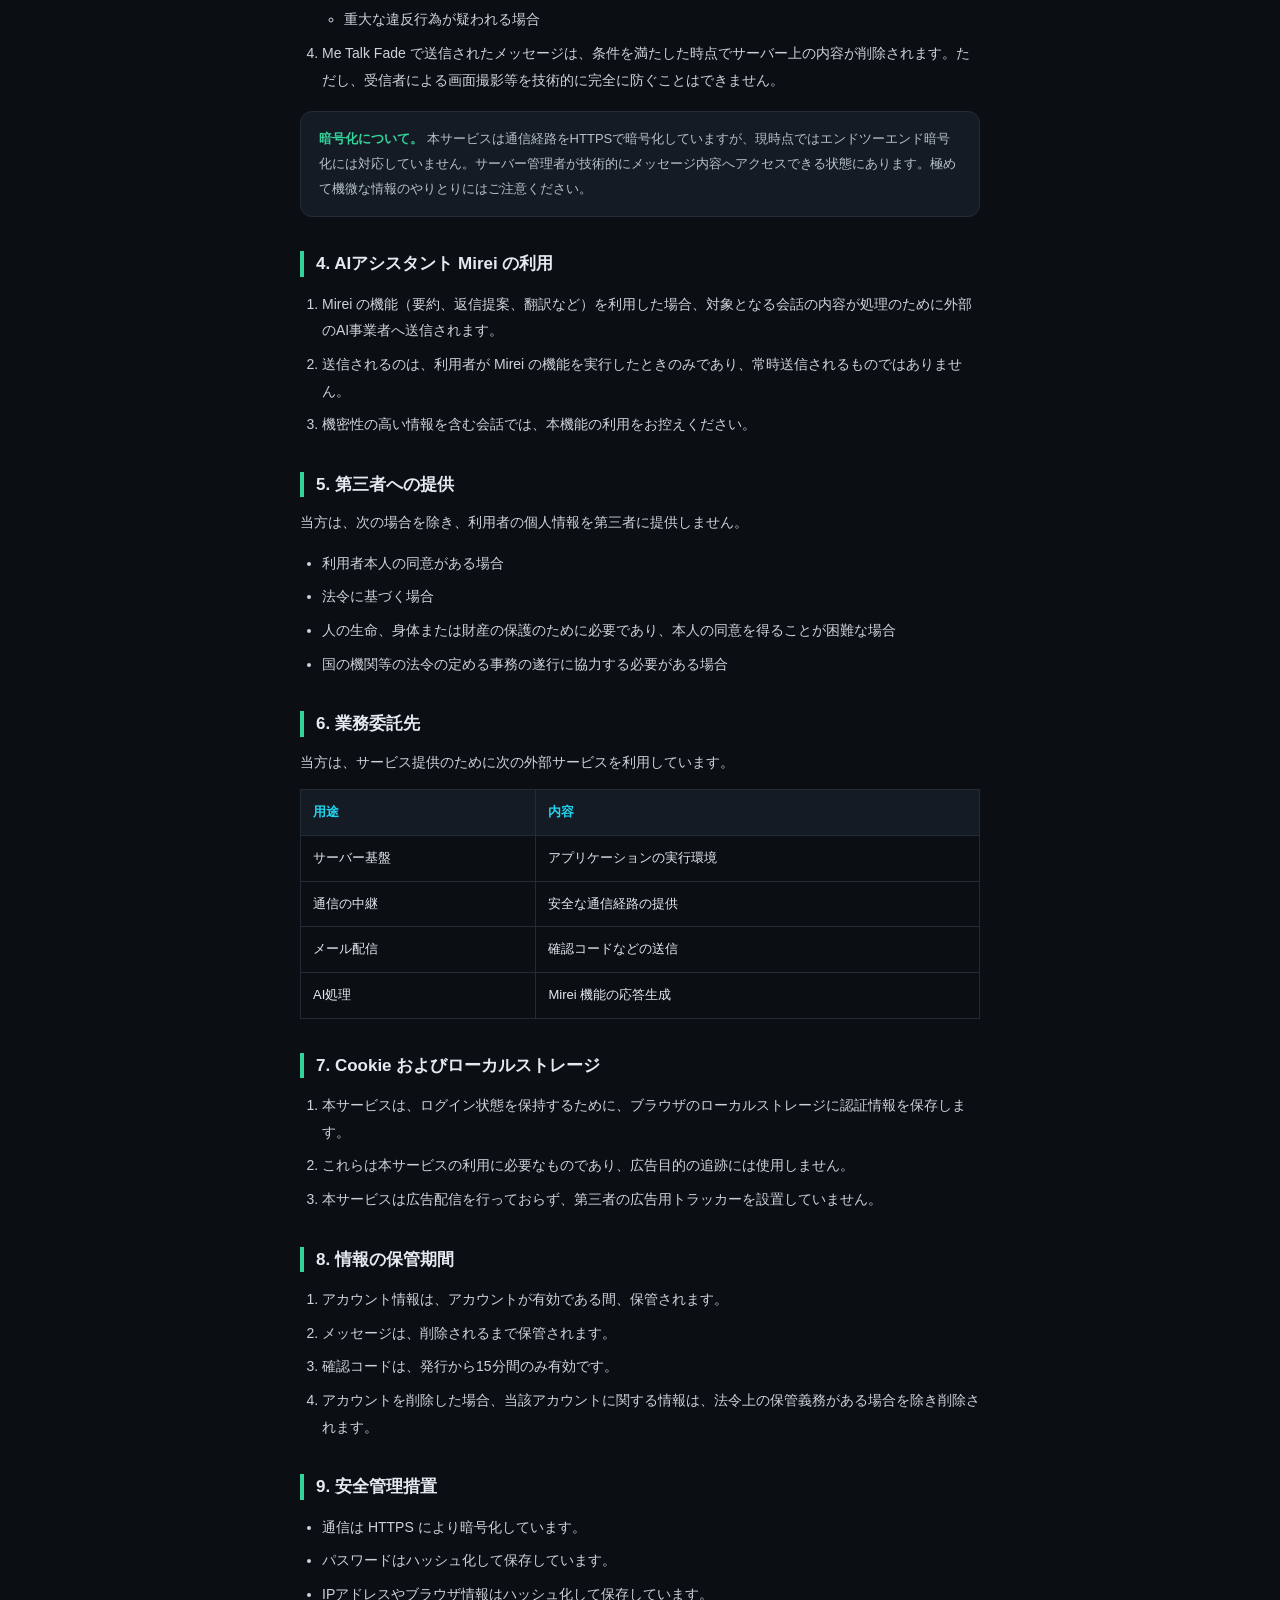
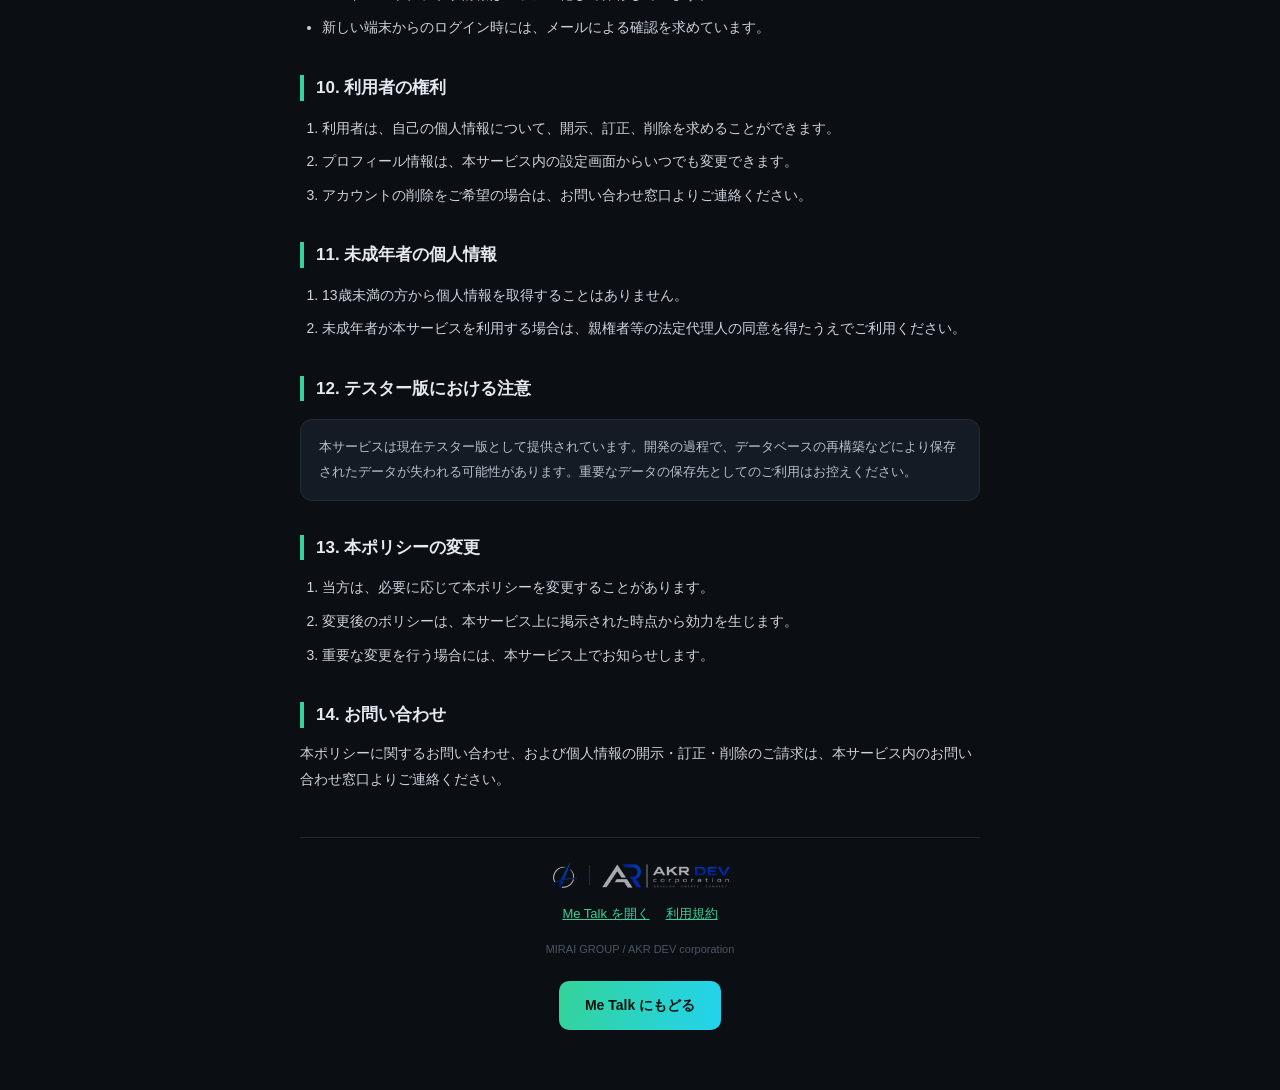
<file: static/legal/privacy.html>
<!DOCTYPE html>
<html lang="ja">
<head>
<meta charset="UTF-8">
<meta name="viewport" content="width=device-width, initial-scale=1">
<title>プライバシーポリシー - Me Talk</title>
<link rel="stylesheet" href="/static/legal/legal.css">
<link rel="icon" href="/static/pwa/icon-192.png?v=2">
</head>
<body>

<div class="lg-head">
<img src="/static/pwa/metalk-mark.png" alt="Me Talk">
<div class="lg-brand">Me Talk</div>
<div class="lg-doc">プライバシーポリシー</div>
</div>

<div class="lg-wrap">

<div class="lg-meta">
最終更新日: 2026年8月21日<br>
提供者: MIRAI GROUP / AKR DEV corporation
</div>

<p class="lg-intro">
MIRAI GROUP および AKR DEV corporation（以下「当方」）は、メッセージングサービス「Me Talk」（以下「本サービス」）における利用者の個人情報の取り扱いについて、以下のとおり定めます。
</p>

<h2>1. 取得する情報</h2>
<p>当方は、本サービスの提供にあたり次の情報を取得します。</p>

<table>
<tr><th>種別</th><th>内容</th><th>取得目的</th></tr>
<tr><td>登録情報</td><td>メールアドレス、ユーザー名、パスワード（暗号化して保存）</td><td>アカウントの作成と認証</td></tr>
<tr><td>プロフィール</td><td>表示名、アイコン、自己紹介、ステータス、SNSリンク（設定した場合）</td><td>他の利用者への表示</td></tr>
<tr><td>メッセージ</td><td>送受信したメッセージ本文、添付ファイル</td><td>メッセージの送受信と表示</td></tr>
<tr><td>匿名投稿の記録</td><td>匿名で投稿した場合の投稿者情報</td><td>規約違反への対応（他の参加者には開示しません）</td></tr>
<tr><td>端末情報</td><td>IPアドレスとブラウザ情報から生成したハッシュ値</td><td>不正ログインの検知</td></tr>
<tr><td>利用状況</td><td>ログイン日時、参加グループ、既読状態</td><td>サービスの提供と改善</td></tr>
</table>

<div class="lg-note">
<strong>パスワードについて。</strong>
パスワードは暗号化（ハッシュ化）して保存しており、当方が元のパスワードを知ることはできません。
</div>

<div class="lg-note">
<strong>端末情報について。</strong>
IPアドレスとブラウザ情報は、そのままの形では保存せず、ハッシュ化した値のみを保存しています。これは「いつもと違う端末からのログイン」を検知して確認コードを求めるためであり、位置の特定や行動の追跡には使用しません。
</div>

<h2>2. 情報の利用目的</h2>
<ul>
<li>本サービスの提供、維持、保護および改善</li>
<li>利用者の認証および不正利用の防止</li>
<li>確認コードなど、サービス運営に必要な連絡の送信</li>
<li>お問い合わせへの対応</li>
<li>利用規約に違反する行為への対応</li>
<li>統計データの作成（個人を特定できない形式に限ります）</li>
</ul>

<h2>3. メッセージの取り扱い</h2>
<ol>
<li>送受信されたメッセージは、機能の提供に必要な範囲でサーバーに保存されます。</li>
<li>当方は、利用者のメッセージ内容を業務上必要な範囲を超えて閲覧しません。</li>
<li>ただし、次の場合には内容を確認することがあります。
<ul>
<li>利用者からの通報があり、調査が必要な場合</li>
<li>法令に基づく開示要請があった場合</li>
<li>重大な違反行為が疑われる場合</li>
</ul>
</li>
<li>Me Talk Fade で送信されたメッセージは、条件を満たした時点でサーバー上の内容が削除されます。ただし、受信者による画面撮影等を技術的に完全に防ぐことはできません。</li>
</ol>

<div class="lg-note">
<strong>暗号化について。</strong>
本サービスは通信経路をHTTPSで暗号化していますが、現時点ではエンドツーエンド暗号化には対応していません。サーバー管理者が技術的にメッセージ内容へアクセスできる状態にあります。極めて機微な情報のやりとりにはご注意ください。
</div>

<h2>4. AIアシスタント Mirei の利用</h2>
<ol>
<li>Mirei の機能（要約、返信提案、翻訳など）を利用した場合、対象となる会話の内容が処理のために外部のAI事業者へ送信されます。</li>
<li>送信されるのは、利用者が Mirei の機能を実行したときのみであり、常時送信されるものではありません。</li>
<li>機密性の高い情報を含む会話では、本機能の利用をお控えください。</li>
</ol>

<h2>5. 第三者への提供</h2>
<p>当方は、次の場合を除き、利用者の個人情報を第三者に提供しません。</p>
<ul>
<li>利用者本人の同意がある場合</li>
<li>法令に基づく場合</li>
<li>人の生命、身体または財産の保護のために必要であり、本人の同意を得ることが困難な場合</li>
<li>国の機関等の法令の定める事務の遂行に協力する必要がある場合</li>
</ul>

<h2>6. 業務委託先</h2>
<p>当方は、サービス提供のために次の外部サービスを利用しています。</p>
<table>
<tr><th>用途</th><th>内容</th></tr>
<tr><td>サーバー基盤</td><td>アプリケーションの実行環境</td></tr>
<tr><td>通信の中継</td><td>安全な通信経路の提供</td></tr>
<tr><td>メール配信</td><td>確認コードなどの送信</td></tr>
<tr><td>AI処理</td><td>Mirei 機能の応答生成</td></tr>
</table>

<h2>7. Cookie およびローカルストレージ</h2>
<ol>
<li>本サービスは、ログイン状態を保持するために、ブラウザのローカルストレージに認証情報を保存します。</li>
<li>これらは本サービスの利用に必要なものであり、広告目的の追跡には使用しません。</li>
<li>本サービスは広告配信を行っておらず、第三者の広告用トラッカーを設置していません。</li>
</ol>

<h2>8. 情報の保管期間</h2>
<ol>
<li>アカウント情報は、アカウントが有効である間、保管されます。</li>
<li>メッセージは、削除されるまで保管されます。</li>
<li>確認コードは、発行から15分間のみ有効です。</li>
<li>アカウントを削除した場合、当該アカウントに関する情報は、法令上の保管義務がある場合を除き削除されます。</li>
</ol>

<h2>9. 安全管理措置</h2>
<ul>
<li>通信は HTTPS により暗号化しています。</li>
<li>パスワードはハッシュ化して保存しています。</li>
<li>IPアドレスやブラウザ情報はハッシュ化して保存しています。</li>
<li>新しい端末からのログイン時には、メールによる確認を求めています。</li>
</ul>

<h2>10. 利用者の権利</h2>
<ol>
<li>利用者は、自己の個人情報について、開示、訂正、削除を求めることができます。</li>
<li>プロフィール情報は、本サービス内の設定画面からいつでも変更できます。</li>
<li>アカウントの削除をご希望の場合は、お問い合わせ窓口よりご連絡ください。</li>
</ol>

<h2>11. 未成年者の個人情報</h2>
<ol>
<li>13歳未満の方から個人情報を取得することはありません。</li>
<li>未成年者が本サービスを利用する場合は、親権者等の法定代理人の同意を得たうえでご利用ください。</li>
</ol>

<h2>12. テスター版における注意</h2>
<div class="lg-note">
本サービスは現在テスター版として提供されています。開発の過程で、データベースの再構築などにより保存されたデータが失われる可能性があります。重要なデータの保存先としてのご利用はお控えください。
</div>

<h2>13. 本ポリシーの変更</h2>
<ol>
<li>当方は、必要に応じて本ポリシーを変更することがあります。</li>
<li>変更後のポリシーは、本サービス上に掲示された時点から効力を生じます。</li>
<li>重要な変更を行う場合には、本サービス上でお知らせします。</li>
</ol>

<h2>14. お問い合わせ</h2>
<p>本ポリシーに関するお問い合わせ、および個人情報の開示・訂正・削除のご請求は、本サービス内のお問い合わせ窓口よりご連絡ください。</p>

<div class="lg-foot">
<div class="lf-logos">
<img src="/static/brand/mirai-mark.png" alt="MIRAI GROUP">
<span class="lf-sep"></span>
<img src="/static/brand/akr-dev.png" alt="AKR DEV corporation">
</div>
<div class="lf-links">
<a href="/app">Me Talk を開く</a>
<a href="/legal/terms">利用規約</a>
</div>
<div class="lf-copy">MIRAI GROUP / AKR DEV corporation</div>
<a class="lg-back" href="/app" onclick="return goBackToApp(event)">Me Talk にもどる</a>

<script>
function goBackToApp(e) {
    if (window.opener && !window.opener.closed) {
        e.preventDefault();
        window.close();
        return false;
    }
    if (window.history.length > 1) {
        e.preventDefault();
        window.history.back();
        return false;
    }
    return true;
}
</script>
</div>

</div>
</body>
</html>
</file>
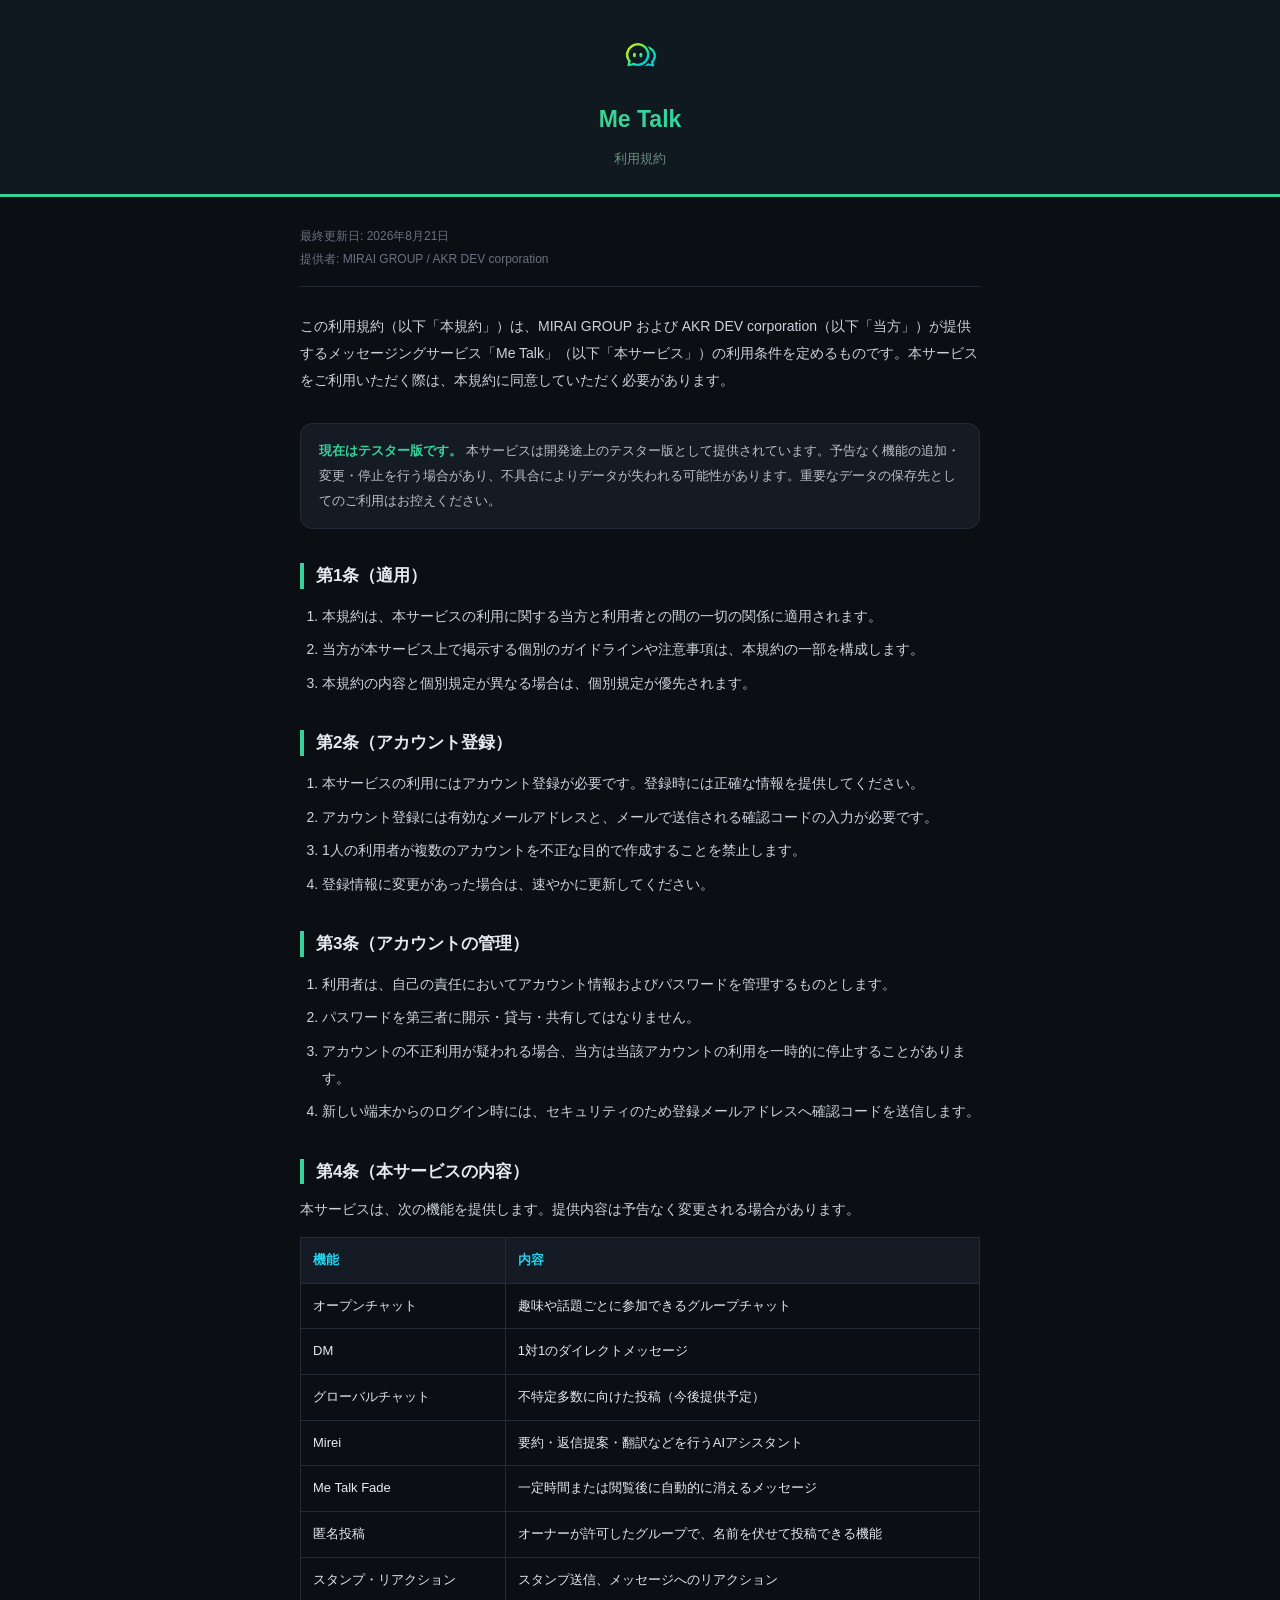
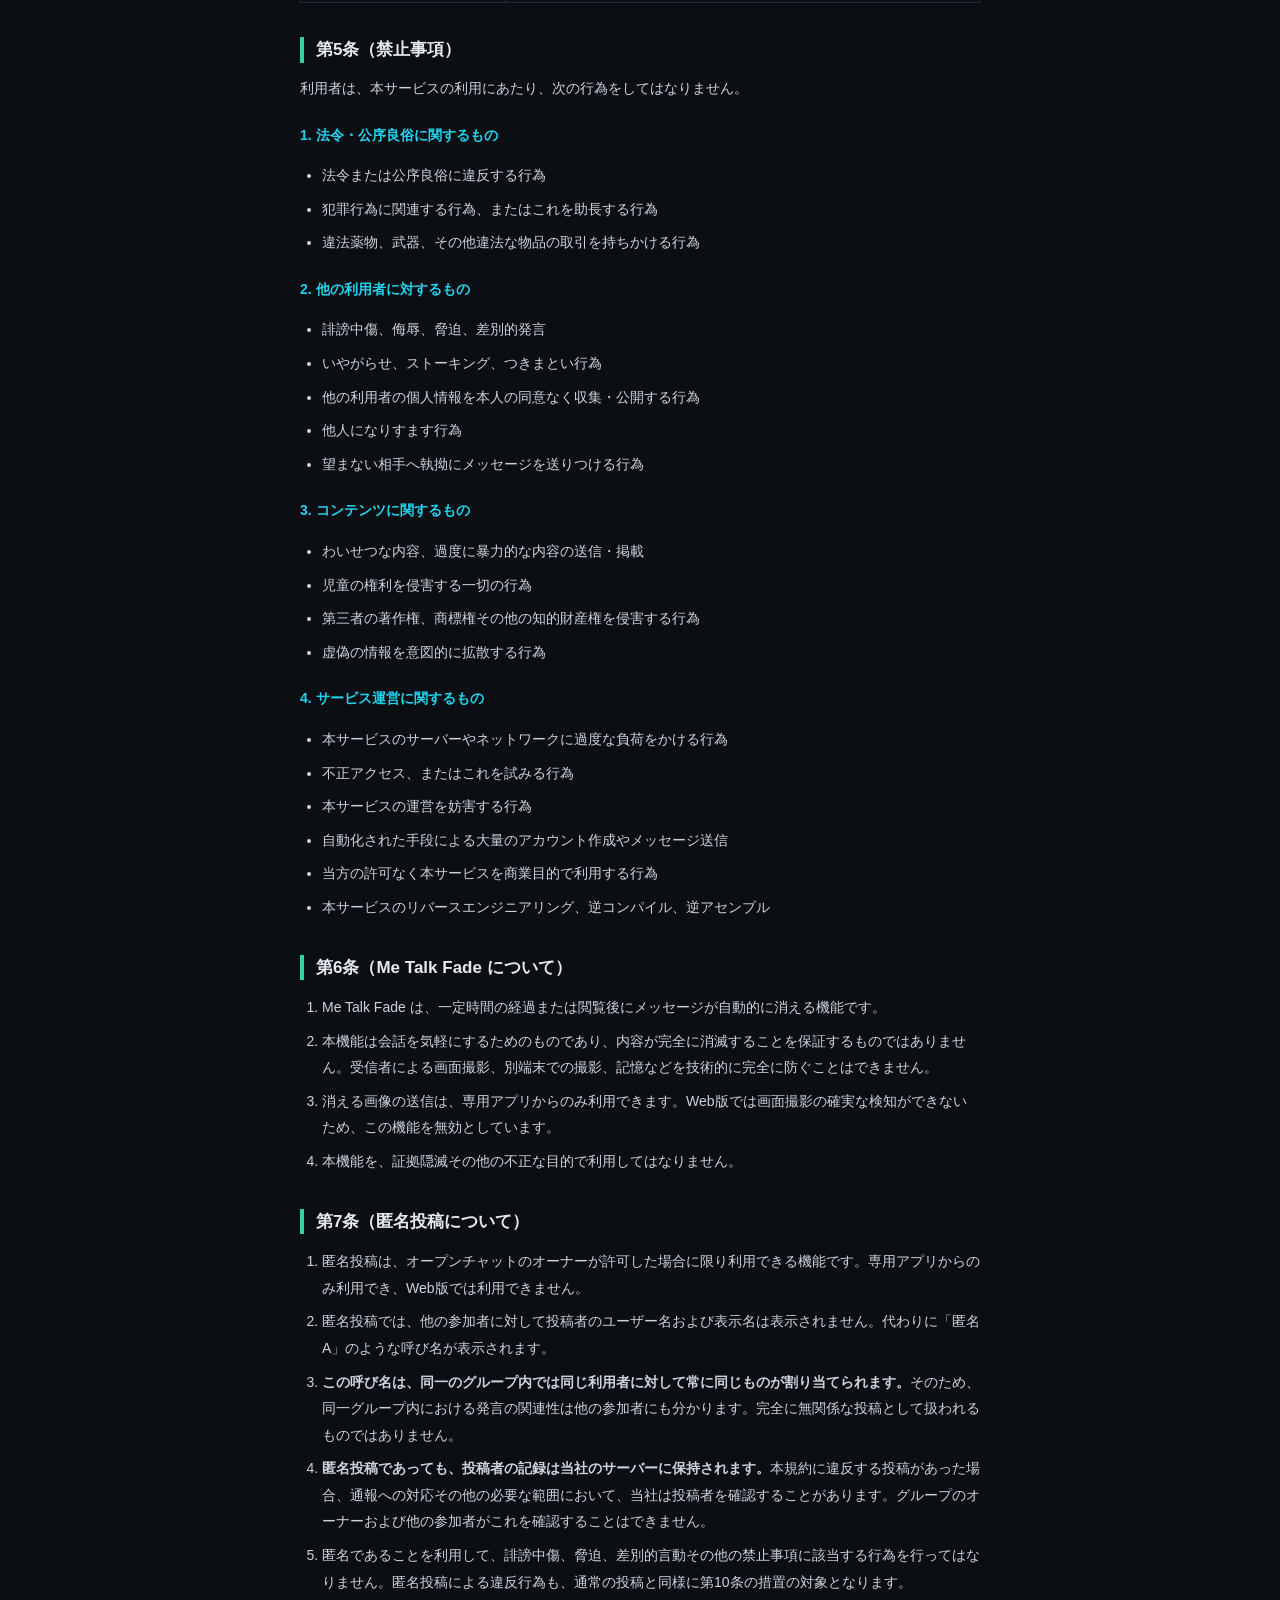
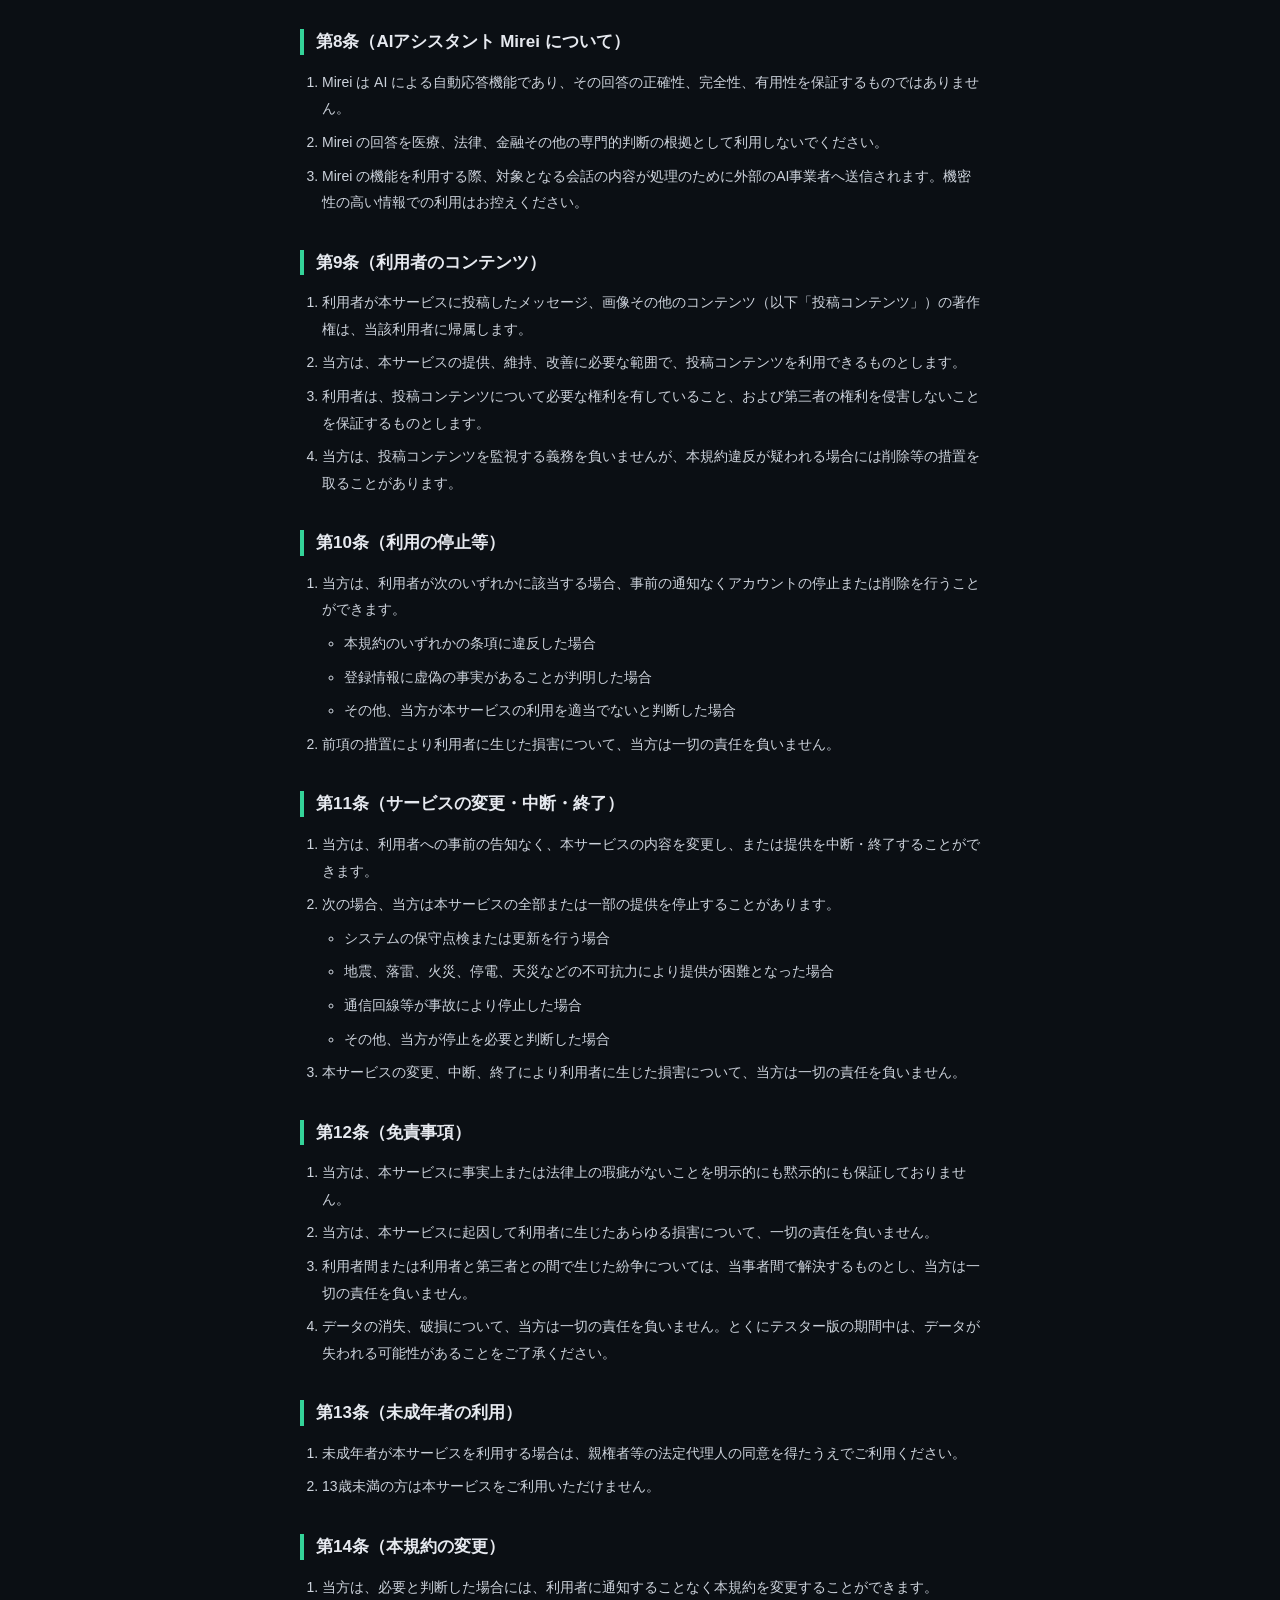
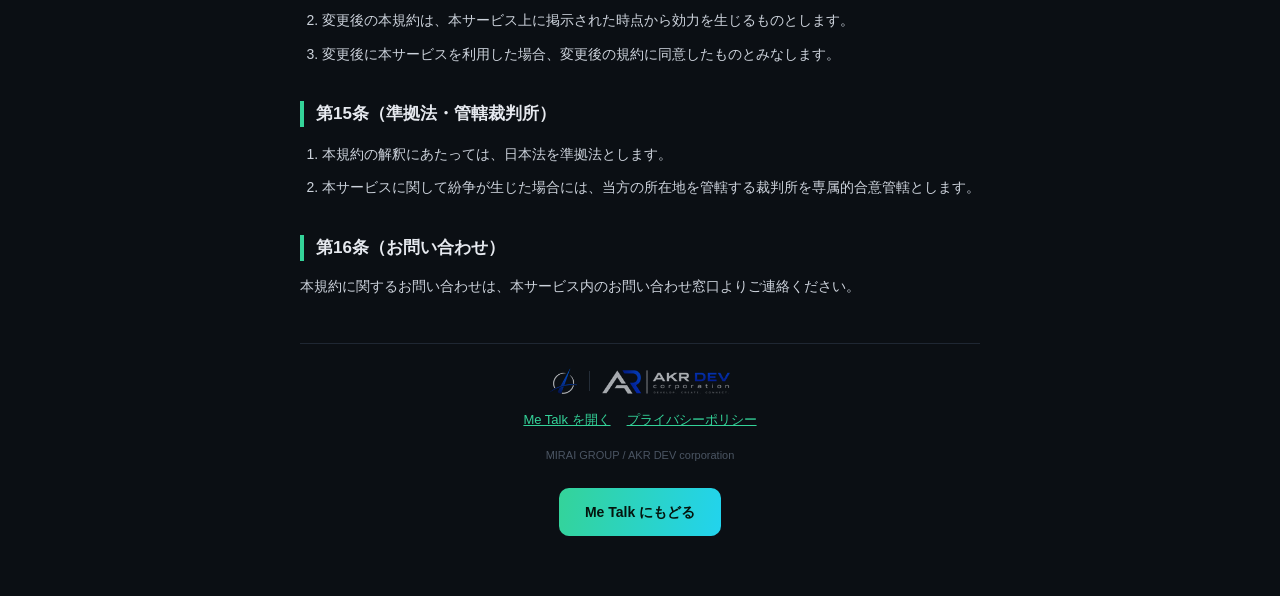
<file: static/legal/terms.html>
<!DOCTYPE html>
<html lang="ja">
<head>
<meta charset="UTF-8">
<meta name="viewport" content="width=device-width, initial-scale=1">
<title>利用規約 - Me Talk</title>
<link rel="stylesheet" href="/static/legal/legal.css">
<link rel="icon" href="/static/pwa/icon-192.png?v=2">
</head>
<body>

<div class="lg-head">
<img src="/static/pwa/metalk-mark.png" alt="Me Talk">
<div class="lg-brand">Me Talk</div>
<div class="lg-doc">利用規約</div>
</div>

<div class="lg-wrap">

<div class="lg-meta">
最終更新日: 2026年8月21日<br>
提供者: MIRAI GROUP / AKR DEV corporation
</div>

<p class="lg-intro">
この利用規約（以下「本規約」）は、MIRAI GROUP および AKR DEV corporation（以下「当方」）が提供するメッセージングサービス「Me Talk」（以下「本サービス」）の利用条件を定めるものです。本サービスをご利用いただく際は、本規約に同意していただく必要があります。
</p>

<div class="lg-note">
<strong>現在はテスター版です。</strong>
本サービスは開発途上のテスター版として提供されています。予告なく機能の追加・変更・停止を行う場合があり、不具合によりデータが失われる可能性があります。重要なデータの保存先としてのご利用はお控えください。
</div>

<h2>第1条（適用）</h2>
<ol>
<li>本規約は、本サービスの利用に関する当方と利用者との間の一切の関係に適用されます。</li>
<li>当方が本サービス上で掲示する個別のガイドラインや注意事項は、本規約の一部を構成します。</li>
<li>本規約の内容と個別規定が異なる場合は、個別規定が優先されます。</li>
</ol>

<h2>第2条（アカウント登録）</h2>
<ol>
<li>本サービスの利用にはアカウント登録が必要です。登録時には正確な情報を提供してください。</li>
<li>アカウント登録には有効なメールアドレスと、メールで送信される確認コードの入力が必要です。</li>
<li>1人の利用者が複数のアカウントを不正な目的で作成することを禁止します。</li>
<li>登録情報に変更があった場合は、速やかに更新してください。</li>
</ol>

<h2>第3条（アカウントの管理）</h2>
<ol>
<li>利用者は、自己の責任においてアカウント情報およびパスワードを管理するものとします。</li>
<li>パスワードを第三者に開示・貸与・共有してはなりません。</li>
<li>アカウントの不正利用が疑われる場合、当方は当該アカウントの利用を一時的に停止することがあります。</li>
<li>新しい端末からのログイン時には、セキュリティのため登録メールアドレスへ確認コードを送信します。</li>
</ol>

<h2>第4条（本サービスの内容）</h2>
<p>本サービスは、次の機能を提供します。提供内容は予告なく変更される場合があります。</p>
<table>
<tr><th>機能</th><th>内容</th></tr>
<tr><td>オープンチャット</td><td>趣味や話題ごとに参加できるグループチャット</td></tr>
<tr><td>DM</td><td>1対1のダイレクトメッセージ</td></tr>
<tr><td>グローバルチャット</td><td>不特定多数に向けた投稿（今後提供予定）</td></tr>
<tr><td>Mirei</td><td>要約・返信提案・翻訳などを行うAIアシスタント</td></tr>
<tr><td>Me Talk Fade</td><td>一定時間または閲覧後に自動的に消えるメッセージ</td></tr>
<tr><td>匿名投稿</td><td>オーナーが許可したグループで、名前を伏せて投稿できる機能</td></tr>
<tr><td>スタンプ・リアクション</td><td>スタンプ送信、メッセージへのリアクション</td></tr>
</table>

<h2>第5条（禁止事項）</h2>
<p>利用者は、本サービスの利用にあたり、次の行為をしてはなりません。</p>

<h3>1. 法令・公序良俗に関するもの</h3>
<ul>
<li>法令または公序良俗に違反する行為</li>
<li>犯罪行為に関連する行為、またはこれを助長する行為</li>
<li>違法薬物、武器、その他違法な物品の取引を持ちかける行為</li>
</ul>

<h3>2. 他の利用者に対するもの</h3>
<ul>
<li>誹謗中傷、侮辱、脅迫、差別的発言</li>
<li>いやがらせ、ストーキング、つきまとい行為</li>
<li>他の利用者の個人情報を本人の同意なく収集・公開する行為</li>
<li>他人になりすます行為</li>
<li>望まない相手へ執拗にメッセージを送りつける行為</li>
</ul>

<h3>3. コンテンツに関するもの</h3>
<ul>
<li>わいせつな内容、過度に暴力的な内容の送信・掲載</li>
<li>児童の権利を侵害する一切の行為</li>
<li>第三者の著作権、商標権その他の知的財産権を侵害する行為</li>
<li>虚偽の情報を意図的に拡散する行為</li>
</ul>

<h3>4. サービス運営に関するもの</h3>
<ul>
<li>本サービスのサーバーやネットワークに過度な負荷をかける行為</li>
<li>不正アクセス、またはこれを試みる行為</li>
<li>本サービスの運営を妨害する行為</li>
<li>自動化された手段による大量のアカウント作成やメッセージ送信</li>
<li>当方の許可なく本サービスを商業目的で利用する行為</li>
<li>本サービスのリバースエンジニアリング、逆コンパイル、逆アセンブル</li>
</ul>

<h2>第6条（Me Talk Fade について）</h2>
<ol>
<li>Me Talk Fade は、一定時間の経過または閲覧後にメッセージが自動的に消える機能です。</li>
<li>本機能は会話を気軽にするためのものであり、内容が完全に消滅することを保証するものではありません。受信者による画面撮影、別端末での撮影、記憶などを技術的に完全に防ぐことはできません。</li>
<li>消える画像の送信は、専用アプリからのみ利用できます。Web版では画面撮影の確実な検知ができないため、この機能を無効としています。</li>
<li>本機能を、証拠隠滅その他の不正な目的で利用してはなりません。</li>
</ol>

<h2>第7条（匿名投稿について）</h2>
<ol>
<li>匿名投稿は、オープンチャットのオーナーが許可した場合に限り利用できる機能です。専用アプリからのみ利用でき、Web版では利用できません。</li>
<li>匿名投稿では、他の参加者に対して投稿者のユーザー名および表示名は表示されません。代わりに「匿名A」のような呼び名が表示されます。</li>
<li><strong>この呼び名は、同一のグループ内では同じ利用者に対して常に同じものが割り当てられます。</strong>そのため、同一グループ内における発言の関連性は他の参加者にも分かります。完全に無関係な投稿として扱われるものではありません。</li>
<li><strong>匿名投稿であっても、投稿者の記録は当社のサーバーに保持されます。</strong>本規約に違反する投稿があった場合、通報への対応その他の必要な範囲において、当社は投稿者を確認することがあります。グループのオーナーおよび他の参加者がこれを確認することはできません。</li>
<li>匿名であることを利用して、誹謗中傷、脅迫、差別的言動その他の禁止事項に該当する行為を行ってはなりません。匿名投稿による違反行為も、通常の投稿と同様に第10条の措置の対象となります。</li>
</ol>

<h2>第8条（AIアシスタント Mirei について）</h2>
<ol>
<li>Mirei は AI による自動応答機能であり、その回答の正確性、完全性、有用性を保証するものではありません。</li>
<li>Mirei の回答を医療、法律、金融その他の専門的判断の根拠として利用しないでください。</li>
<li>Mirei の機能を利用する際、対象となる会話の内容が処理のために外部のAI事業者へ送信されます。機密性の高い情報での利用はお控えください。</li>
</ol>

<h2>第9条（利用者のコンテンツ）</h2>
<ol>
<li>利用者が本サービスに投稿したメッセージ、画像その他のコンテンツ（以下「投稿コンテンツ」）の著作権は、当該利用者に帰属します。</li>
<li>当方は、本サービスの提供、維持、改善に必要な範囲で、投稿コンテンツを利用できるものとします。</li>
<li>利用者は、投稿コンテンツについて必要な権利を有していること、および第三者の権利を侵害しないことを保証するものとします。</li>
<li>当方は、投稿コンテンツを監視する義務を負いませんが、本規約違反が疑われる場合には削除等の措置を取ることがあります。</li>
</ol>

<h2>第10条（利用の停止等）</h2>
<ol>
<li>当方は、利用者が次のいずれかに該当する場合、事前の通知なくアカウントの停止または削除を行うことができます。
<ul>
<li>本規約のいずれかの条項に違反した場合</li>
<li>登録情報に虚偽の事実があることが判明した場合</li>
<li>その他、当方が本サービスの利用を適当でないと判断した場合</li>
</ul>
</li>
<li>前項の措置により利用者に生じた損害について、当方は一切の責任を負いません。</li>
</ol>

<h2>第11条（サービスの変更・中断・終了）</h2>
<ol>
<li>当方は、利用者への事前の告知なく、本サービスの内容を変更し、または提供を中断・終了することができます。</li>
<li>次の場合、当方は本サービスの全部または一部の提供を停止することがあります。
<ul>
<li>システムの保守点検または更新を行う場合</li>
<li>地震、落雷、火災、停電、天災などの不可抗力により提供が困難となった場合</li>
<li>通信回線等が事故により停止した場合</li>
<li>その他、当方が停止を必要と判断した場合</li>
</ul>
</li>
<li>本サービスの変更、中断、終了により利用者に生じた損害について、当方は一切の責任を負いません。</li>
</ol>

<h2>第12条（免責事項）</h2>
<ol>
<li>当方は、本サービスに事実上または法律上の瑕疵がないことを明示的にも黙示的にも保証しておりません。</li>
<li>当方は、本サービスに起因して利用者に生じたあらゆる損害について、一切の責任を負いません。</li>
<li>利用者間または利用者と第三者との間で生じた紛争については、当事者間で解決するものとし、当方は一切の責任を負いません。</li>
<li>データの消失、破損について、当方は一切の責任を負いません。とくにテスター版の期間中は、データが失われる可能性があることをご了承ください。</li>
</ol>

<h2>第13条（未成年者の利用）</h2>
<ol>
<li>未成年者が本サービスを利用する場合は、親権者等の法定代理人の同意を得たうえでご利用ください。</li>
<li>13歳未満の方は本サービスをご利用いただけません。</li>
</ol>

<h2>第14条（本規約の変更）</h2>
<ol>
<li>当方は、必要と判断した場合には、利用者に通知することなく本規約を変更することができます。</li>
<li>変更後の本規約は、本サービス上に掲示された時点から効力を生じるものとします。</li>
<li>変更後に本サービスを利用した場合、変更後の規約に同意したものとみなします。</li>
</ol>

<h2>第15条（準拠法・管轄裁判所）</h2>
<ol>
<li>本規約の解釈にあたっては、日本法を準拠法とします。</li>
<li>本サービスに関して紛争が生じた場合には、当方の所在地を管轄する裁判所を専属的合意管轄とします。</li>
</ol>

<h2>第16条（お問い合わせ）</h2>
<p>本規約に関するお問い合わせは、本サービス内のお問い合わせ窓口よりご連絡ください。</p>

<div class="lg-foot">
<div class="lf-logos">
<img src="/static/brand/mirai-mark.png" alt="MIRAI GROUP">
<span class="lf-sep"></span>
<img src="/static/brand/akr-dev.png" alt="AKR DEV corporation">
</div>
<div class="lf-links">
<a href="/app">Me Talk を開く</a>
<a href="/legal/privacy">プライバシーポリシー</a>
</div>
<div class="lf-copy">MIRAI GROUP / AKR DEV corporation</div>
<a class="lg-back" href="/app" onclick="return goBackToApp(event)">Me Talk にもどる</a>

<script>
function goBackToApp(e) {
    if (window.opener && !window.opener.closed) {
        e.preventDefault();
        window.close();
        return false;
    }
    if (window.history.length > 1) {
        e.preventDefault();
        window.history.back();
        return false;
    }
    return true;
}
</script>
</div>

</div>
</body>
</html>
</file>
<file: static/legal/legal.css>
/* Me Talk 法的ページ共通スタイル。

利用規約・プライバシーポリシーで共有する。アプリ本体と同じ配色に揃える。

Dev yuzuki_akrdev.ofc
*/

* { box-sizing: border-box; }

body {
    margin: 0;
    background: #0b0f14;
    color: #e6e9ef;
    font-family: -apple-system, "Hiragino Kaku Gothic ProN", Meiryo, sans-serif;
    line-height: 1.9;
}

.lg-head {
    background: #101820;
    border-bottom: 3px solid #34d399;
    padding: 26px 20px 22px;
    text-align: center;
}

.lg-head img { width: 54px; height: 54px; }

.lg-brand {
    font-size: 23px;
    font-weight: bold;
    margin-top: 8px;
    background: linear-gradient(100deg, #a3e635, #34d399, #22d3ee);
    -webkit-background-clip: text;
    background-clip: text;
    -webkit-text-fill-color: transparent;
}

.lg-doc { font-size: 13px; color: #6b9080; margin-top: 5px; }

.lg-wrap { max-width: 720px; margin: 0 auto; padding: 28px 20px 60px; }

.lg-meta {
    font-size: 12px;
    color: #6b7280;
    border-bottom: 1px solid #1f2733;
    padding-bottom: 16px;
    margin-bottom: 26px;
}

.lg-intro { font-size: 14px; color: #cdd3dc; margin-bottom: 30px; }

h2 {
    font-size: 17px;
    margin: 34px 0 12px;
    padding-left: 12px;
    border-left: 4px solid #34d399;
    line-height: 1.5;
}

h3 { font-size: 14px; margin: 20px 0 8px; color: #22d3ee; }

p { font-size: 14px; color: #cdd3dc; margin: 10px 0; }

ul, ol { font-size: 14px; color: #cdd3dc; padding-left: 22px; }

li { margin: 7px 0; }

.lg-note {
    background: #141b24;
    border: 1px solid #232b36;
    border-radius: 12px;
    padding: 15px 18px;
    margin: 18px 0;
    font-size: 13px;
    color: #b8c0cc;
}

.lg-note strong { color: #34d399; }

table { width: 100%; border-collapse: collapse; margin: 14px 0; font-size: 13px; }

th, td { border: 1px solid #232b36; padding: 10px 12px; text-align: left; vertical-align: top; }

th { background: #141b24; color: #22d3ee; white-space: nowrap; }

a { color: #34d399; }

.lg-foot {
    border-top: 1px solid #1f2733;
    margin-top: 44px;
    padding-top: 24px;
    text-align: center;
}

.lg-foot .lf-logos {
    display: flex;
    align-items: center;
    justify-content: center;
    gap: 12px;
    opacity: 0.7;
    margin-bottom: 14px;
}

.lg-foot .lf-logos img { height: 26px; width: auto; }

.lg-foot .lf-sep { width: 1px; height: 20px; background: #2f3a48; }

.lg-foot .lf-links { display: flex; gap: 16px; justify-content: center; flex-wrap: wrap; font-size: 13px; margin-bottom: 12px; }

.lg-foot .lf-copy { font-size: 11px; color: #4b5563; }

.lg-back {
    display: inline-block;
    margin-top: 22px;
    padding: 11px 26px;
    border-radius: 10px;
    background: linear-gradient(100deg, #34d399, #22d3ee);
    color: #04140d;
    font-weight: bold;
    font-size: 14px;
    text-decoration: none;
}
</file>
